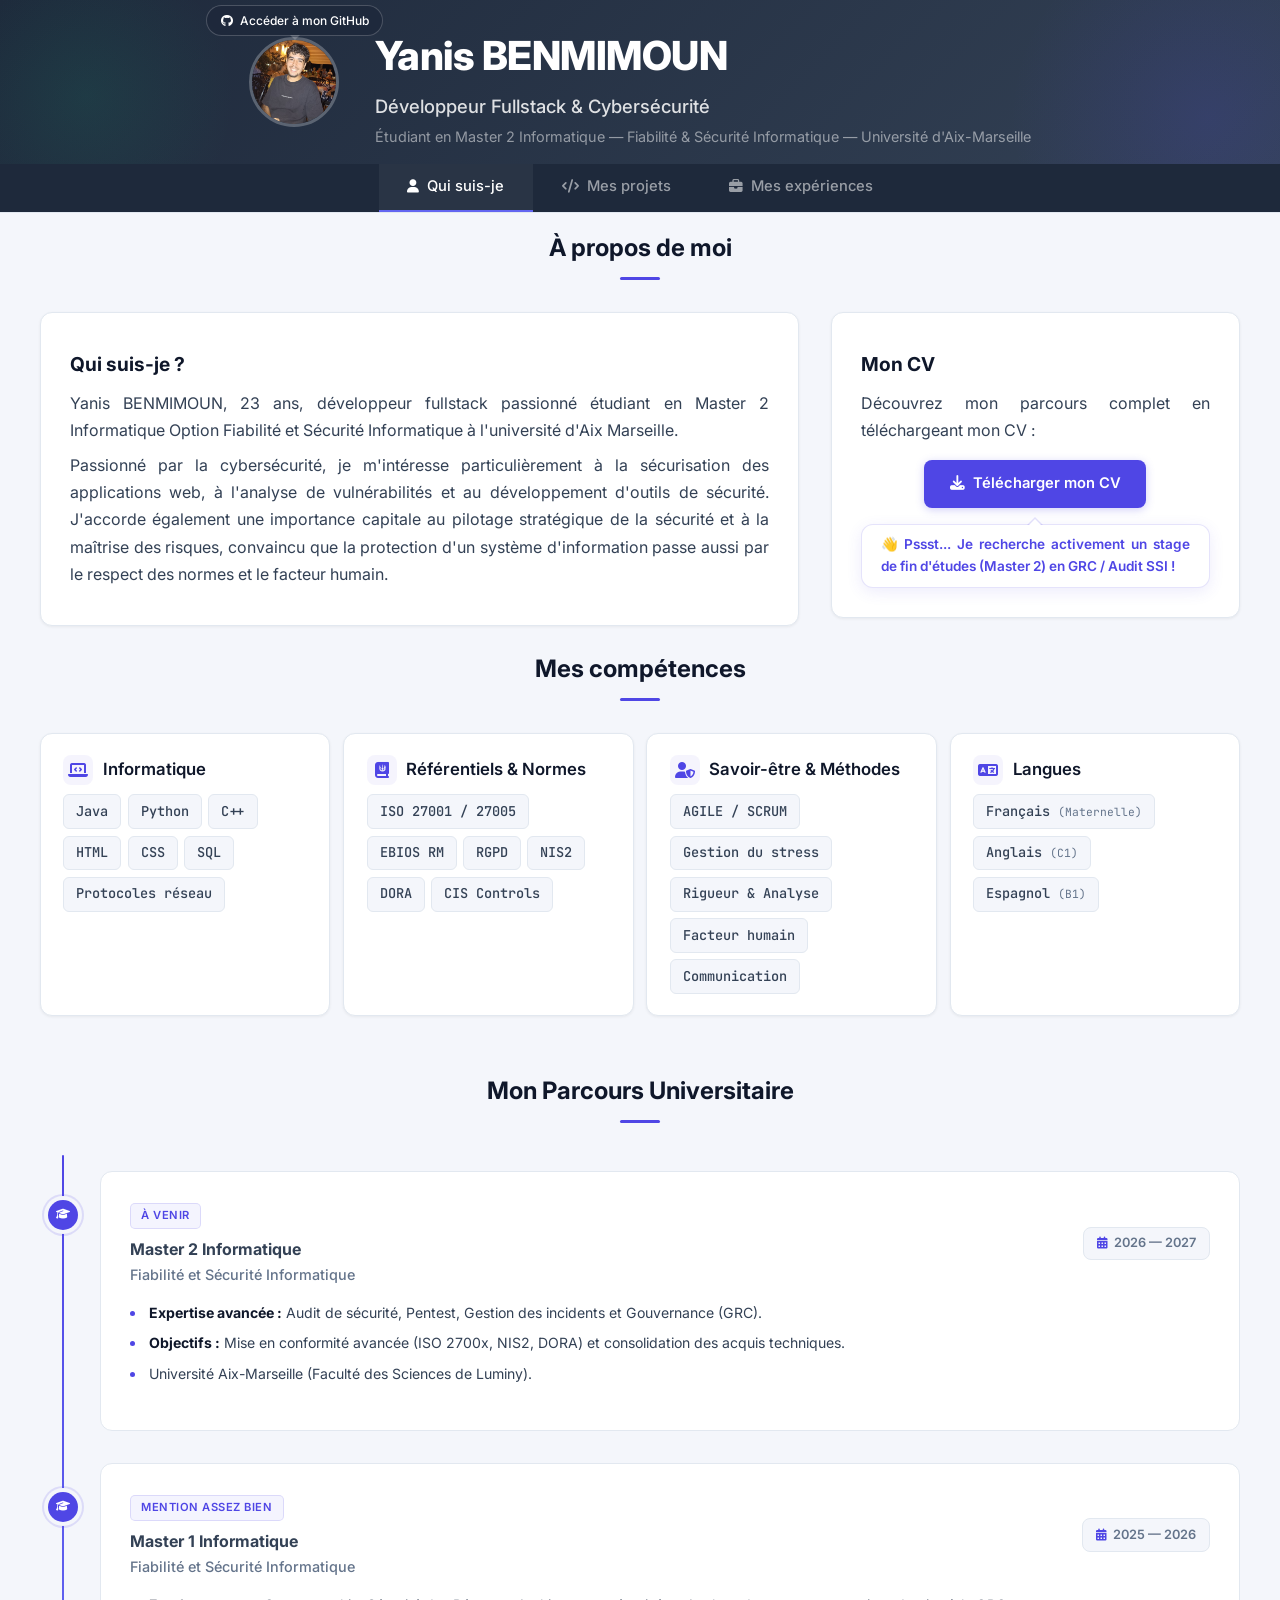
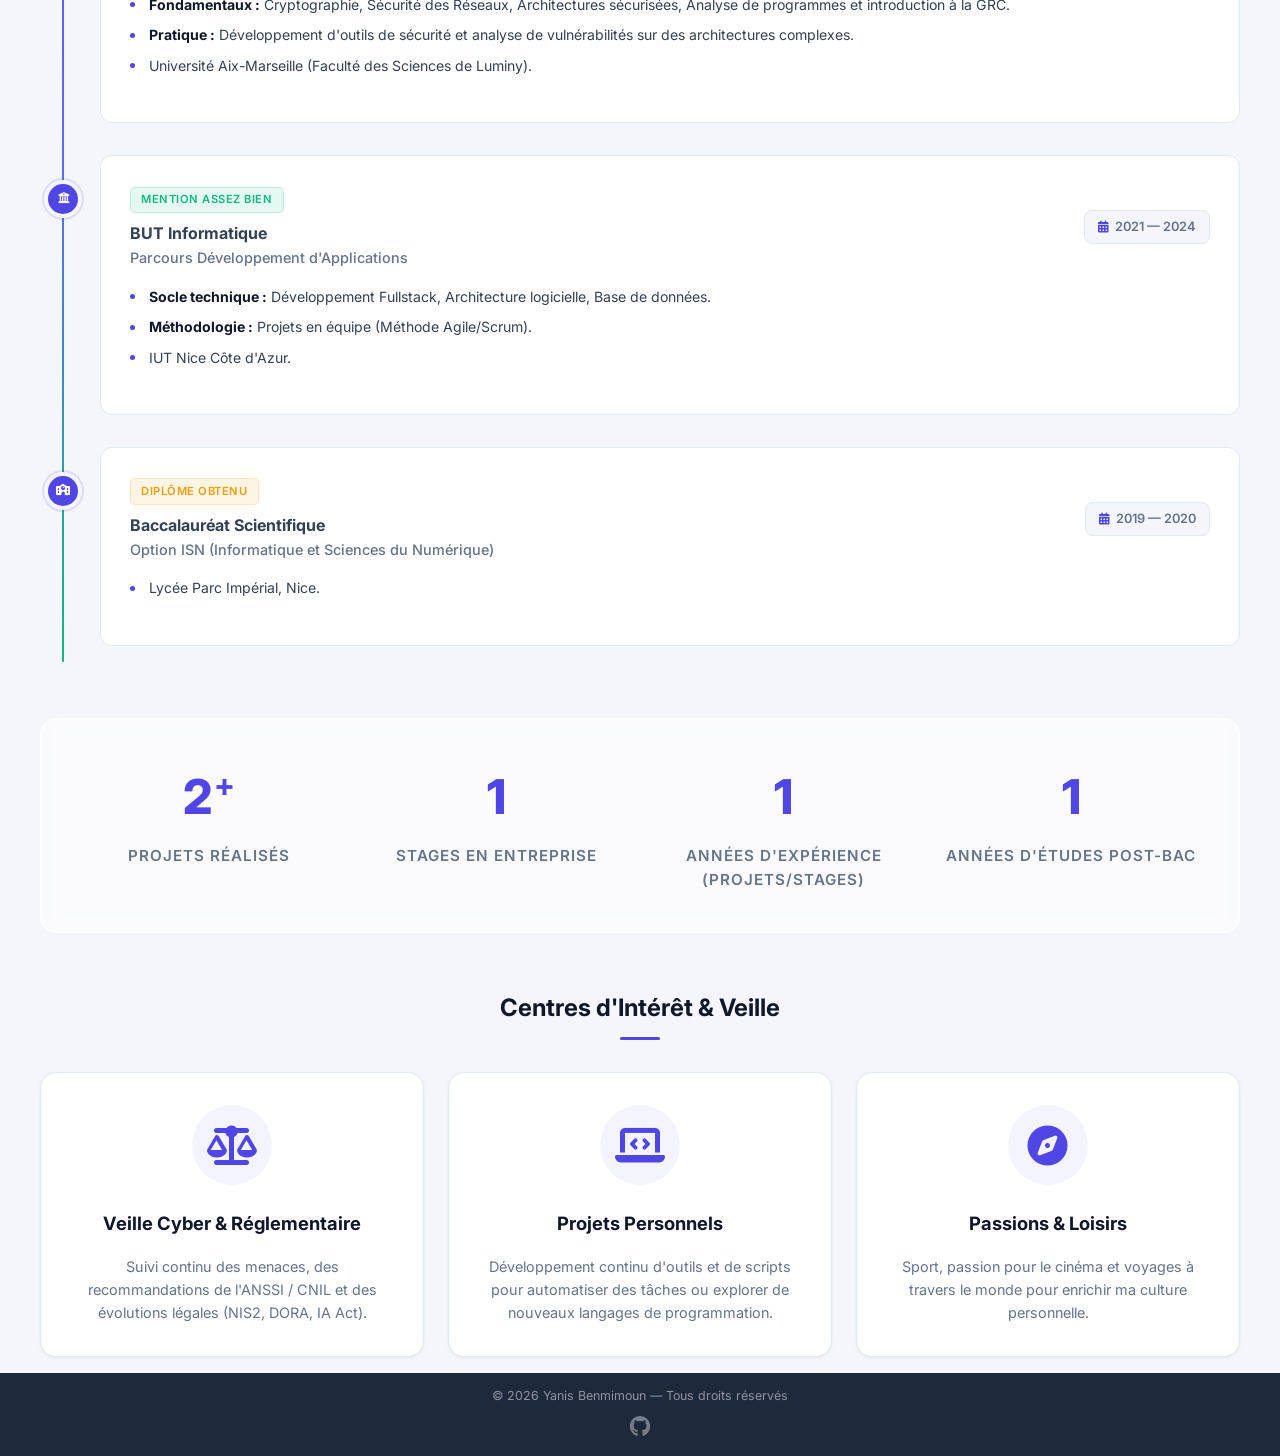
<file: index.html>
<!DOCTYPE html>
<html lang="fr">

<head>
    <meta charset="UTF-8">
    <meta name="viewport" content="width=device-width, initial-scale=1.0">
    <meta http-equiv="X-UA-Compatible" content="ie=edge">
    <meta name="description"
        content="Portfolio de Yanis Benmimoun - Développeur Fullstack & passionné de Cybersécurité. Découvrez mes projets en développement web et sécurité informatique.">
    <meta name="keywords"
        content="Yanis Benmimoun, développeur, fullstack, cybersécurité, portfolio, projets, sécurité informatique">
    <title>Portfolio - Yanis Benmimoun</title>
    <link rel="stylesheet" href="portfolio.css">
    <link rel="stylesheet" href="https://cdnjs.cloudflare.com/ajax/libs/font-awesome/6.5.1/css/all.min.css">
</head>

<body>

    <header>
        <div class="header-content">
            <div class="profile-wrapper">
                <span class="github-tooltip"><i class="fab fa-github"></i> Accéder à mon GitHub</span>
                <a href="https://github.com/TrunksanV1" target="_blank" class="profile-link">
                    <img src="IMG_4642.png" alt="Photo de Yanis Benmimoun">
                </a>
            </div>
            <div class="header-info">
                <h1>Yanis BENMIMOUN</h1>
                <p class="header-subtitle">Développeur Fullstack & Cybersécurité</p>
                <p class="header-tagline">Étudiant en Master 2 Informatique — Fiabilité & Sécurité Informatique —
                    Université d'Aix-Marseille</p>
            </div>
        </div>
    </header>

    <!-- Menu de navigation -->
    <nav id="main-nav">
        <ul>
            <li><a href="#" class="nav-link active" data-section="about-me"><i class="fas fa-user"></i> Qui suis-je</a>
            </li>
            <li><a href="#" class="nav-link" data-section="projects"><i class="fas fa-code"></i> Mes projets</a></li>
            <li><a href="#" class="nav-link" data-section="experiences"><i class="fas fa-briefcase"></i> Mes
                    expériences</a></li>
        </ul>
    </nav>

    <!-- Sections -->
    <section id="about-me" class="content-section">
        <h2>À propos de moi</h2>
        <div class="about-container">
            <div class="about-text">
                <h3>Qui suis-je ?</h3>
                <p>
                    Yanis BENMIMOUN, 23 ans, développeur fullstack passionné étudiant en Master 2
                    Informatique Option Fiabilité et Sécurité Informatique à l'université d'Aix Marseille.
                </p>
                <p>
                    Passionné par la cybersécurité, je m'intéresse particulièrement à la sécurisation des applications
                    web, à l'analyse de vulnérabilités et au développement d'outils de sécurité. J'accorde également une
                    importance capitale au pilotage stratégique de la sécurité et à la maîtrise des risques, convaincu
                    que la protection d'un système d'information passe aussi par le respect des normes et le facteur
                    humain.
                </p>
            </div>
            <div class="about-cv">
                <h3>Mon CV</h3>
                <p>
                    Découvrez mon parcours complet en téléchargeant mon CV :
                </p>
                <a href="CV Yanis Benmimoun.pdf" target="_blank" class="cv-button">
                    <i class="fas fa-download"></i> Télécharger mon CV
                </a>
                <div class="internship-bubble">
                    <span>👋</span> Pssst... Je recherche activement un stage de fin d'études (Master 2) en GRC / Audit
                    SSI !
                </div>
            </div>
        </div>

        <!-- Compétences -->
        <div class="skills-section">
            <h3>Mes compétences</h3>
            <div class="skills-grid">
                <div class="skill-category">
                    <div class="skill-category-header">
                        <i class="fas fa-laptop-code"></i>
                        <h4>Informatique</h4>
                    </div>
                    <div class="skill-tags">
                        <span class="skill-tag">Java</span>
                        <span class="skill-tag">Python</span>
                        <span class="skill-tag">C++</span>
                        <span class="skill-tag">HTML</span>
                        <span class="skill-tag">CSS</span>
                        <span class="skill-tag">SQL</span>
                        <span class="skill-tag">Protocoles réseau</span>
                    </div>
                </div>
                <div class="skill-category">
                    <div class="skill-category-header">
                        <i class="fas fa-book-journal-whills"></i>
                        <h4>Référentiels & Normes</h4>
                    </div>
                    <div class="skill-tags">
                        <span class="skill-tag">ISO 27001 / 27005</span>
                        <span class="skill-tag">EBIOS RM</span>
                        <span class="skill-tag">RGPD</span>
                        <span class="skill-tag">NIS2</span>
                        <span class="skill-tag">DORA</span>
                        <span class="skill-tag">CIS Controls</span>
                    </div>
                </div>
                <div class="skill-category">
                    <div class="skill-category-header">
                        <i class="fas fa-user-shield"></i>
                        <h4>Savoir-être & Méthodes</h4>
                    </div>
                    <div class="skill-tags">
                        <span class="skill-tag">AGILE / SCRUM</span>
                        <span class="skill-tag">Gestion du stress</span>
                        <span class="skill-tag">Rigueur & Analyse</span>
                        <span class="skill-tag">Facteur humain</span>
                        <span class="skill-tag">Communication</span>
                    </div>
                </div>
                <div class="skill-category">
                    <div class="skill-category-header">
                        <i class="fas fa-language"></i>
                        <h4>Langues</h4>
                    </div>
                    <div class="skill-tags">
                        <span class="skill-tag">Français <small>(Maternelle)</small></span>
                        <span class="skill-tag">Anglais <small>(C1)</small></span>
                        <span class="skill-tag">Espagnol <small>(B1)</small></span>
                    </div>
                </div>
            </div>
        </div>

        <!-- Parcours Universitaire -->
        <div class="education-section scroll-animate">
            <h3>Mon Parcours Universitaire</h3>
            <div class="timeline education-timeline">
                <div class="timeline-item">
                    <div class="timeline-dot"><i class="fas fa-graduation-cap"></i></div>
                    <div class="timeline-content education-card">
                        <div class="experience-header">
                            <div class="experience-title">
                                <span class="experience-tag tag-master">À venir</span>
                                <h4>Master 2 Informatique</h4>
                                <p class="experience-role">Fiabilité et Sécurité Informatique</p>
                            </div>
                            <span class="experience-date"><i class="fas fa-calendar-alt"></i> 2026 — 2027</span>
                        </div>
                        <ul class="experience-tasks">
                            <li><strong>Expertise avancée :</strong> Audit de sécurité, Pentest, Gestion des incidents
                                et Gouvernance (GRC).</li>
                            <li><strong>Objectifs :</strong> Mise en conformité avancée (ISO 2700x, NIS2, DORA) et
                                consolidation des acquis techniques.</li>
                            <li>Université Aix-Marseille (Faculté des Sciences de Luminy).</li>
                        </ul>
                    </div>
                </div>

                <div class="timeline-item">
                    <div class="timeline-dot"><i class="fas fa-graduation-cap"></i></div>
                    <div class="timeline-content education-card">
                        <div class="experience-header">
                            <div class="experience-title">
                                <span class="experience-tag tag-master">Mention Assez Bien</span>
                                <h4>Master 1 Informatique</h4>
                                <p class="experience-role">Fiabilité et Sécurité Informatique</p>
                            </div>
                            <span class="experience-date"><i class="fas fa-calendar-alt"></i> 2025 — 2026</span>
                        </div>
                        <ul class="experience-tasks">
                            <li><strong>Fondamentaux :</strong> Cryptographie, Sécurité des Réseaux, Architectures
                                sécurisées, Analyse de programmes et introduction à la GRC.</li>
                            <li><strong>Pratique :</strong> Développement d'outils de sécurité et analyse de
                                vulnérabilités sur des architectures complexes.</li>
                            <li>Université Aix-Marseille (Faculté des Sciences de Luminy).</li>
                        </ul>
                    </div>
                </div>

                <div class="timeline-item">
                    <div class="timeline-dot"><i class="fas fa-university"></i></div>
                    <div class="timeline-content education-card">
                        <div class="experience-header">
                            <div class="experience-title">
                                <span class="experience-tag tag-but">Mention Assez Bien</span>
                                <h4>BUT Informatique</h4>
                                <p class="experience-role">Parcours Développement d'Applications</p>
                            </div>
                            <span class="experience-date"><i class="fas fa-calendar-alt"></i> 2021 — 2024</span>
                        </div>
                        <ul class="experience-tasks">
                            <li><strong>Socle technique :</strong> Développement Fullstack, Architecture logicielle,
                                Base de données.</li>
                            <li><strong>Méthodologie :</strong> Projets en équipe (Méthode Agile/Scrum).</li>
                            <li>IUT Nice Côte d'Azur.</li>
                        </ul>
                    </div>
                </div>

                <div class="timeline-item">
                    <div class="timeline-dot"><i class="fas fa-school"></i></div>
                    <div class="timeline-content education-card">
                        <div class="experience-header">
                            <div class="experience-title">
                                <span class="experience-tag tag-bac">Diplôme obtenu</span>
                                <h4>Baccalauréat Scientifique</h4>
                                <p class="experience-role">Option ISN (Informatique et Sciences du Numérique)</p>
                            </div>
                            <span class="experience-date"><i class="fas fa-calendar-alt"></i> 2019 — 2020</span>
                        </div>
                        <ul class="experience-tasks">
                            <li>Lycée Parc Impérial, Nice.</li>
                        </ul>
                    </div>
                </div>
            </div>
        </div>

        <!-- En quelques chiffres (Statistiques) -->
        <div class="stats-banner scroll-animate">
            <div class="stat-item">
                <span class="stat-number" data-target="10">0</span><span class="stat-plus">+</span>
                <span class="stat-label">Projets Réalisés</span>
            </div>
            <div class="stat-item">
                <span class="stat-number" data-target="2">0</span>
                <span class="stat-label">Stages en Entreprise</span>
            </div>
            <div class="stat-item">
                <span class="stat-number" data-target="3">0</span>
                <span class="stat-label">Années d'Expérience (Projets/Stages)</span>
            </div>
            <div class="stat-item">
                <span class="stat-number" data-target="4">0</span>
                <span class="stat-label">Années d'Études Post-Bac</span>
            </div>
        </div>

        <!-- Centres d'intérêt & Veille -->
        <div class="interests-section scroll-animate">
            <h3>Centres d'Intérêt & Veille</h3>
            <div class="interests-grid">
                <div class="interest-card">
                    <div class="interest-icon"><i class="fas fa-balance-scale"></i></div>
                    <h4>Veille Cyber & Réglementaire</h4>
                    <p>Suivi continu des menaces, des recommandations de l'ANSSI / CNIL et des évolutions légales (NIS2,
                        DORA, IA Act).</p>
                </div>
                <div class="interest-card">
                    <div class="interest-icon"><i class="fas fa-laptop-code"></i></div>
                    <h4>Projets Personnels</h4>
                    <p>Développement continu d'outils et de scripts pour automatiser des tâches ou explorer de nouveaux
                        langages de programmation.</p>
                </div>
                <div class="interest-card">
                    <div class="interest-icon"><i class="fas fa-compass"></i></div>
                    <h4>Passions & Loisirs</h4>
                    <p>Sport, passion pour le cinéma et voyages à travers le monde pour enrichir ma culture
                        personnelle.</p>
                </div>
            </div>
        </div>
    </section>

    <section id="projects" class="content-section hidden">
        <h2>Mes Projets</h2>

        <!-- Dernier projet en date -->
        <div class="featured-project">
            <span class="featured-label"><i class="fas fa-star"></i> Dernier projet en date</span>
            <div class="project-card featured-card" data-link="projects/projet-ssi/index.html?from=projects">
                <span class="project-tag tag-cyber">Cybersécurité & GRC</span>
                <h3><i class="fas fa-shield-halved"></i> Outil d'Évaluation de la Maturité SSI</h3>
                <p>Outil d'auto-évaluation et d'analyse d'écarts (Gap Analysis) en Gouvernance, Gestion des Risques et
                    Conformité (GRC). S'appuie sur les référentiels majeurs (ANSSI, DORA, NIS2, CIS Controls) pour
                    l'audit et le pilotage de la sécurité (SMSI).</p>
                <div class="project-tech">
                    <span class="tech-badge">GRC</span>
                    <span class="tech-badge">ISO 27001</span>
                    <span class="tech-badge">Maturité SSI</span>
                    <span class="tech-badge">ANSSI</span>
                    <span class="tech-badge">DORA</span>
                    <span class="tech-badge">NIS2</span>
                    <span class="tech-badge">CIS Controls</span>
                </div>
                <span class="project-link-indicator">Voir le projet <i class="fas fa-arrow-right"></i></span>
            </div>
        </div>

        <!-- Autres projets -->
        <div class="other-projects-label">
            <span class="featured-label"><i class="fas fa-folder-open"></i> Mes autres projets</span>
        </div>
        <div class="project-grid">
            <div class="project-card" data-download="srd-G20-poster.pdf">
                <span class="project-tag tag-academic">Académique</span>
                <h3><i class="fas fa-file-pdf"></i> Poster Recherche & Développement</h3>
                <p>Poster de recherche sur le thème « Diffusion de l'information sur les réseaux sociaux : quels biais ?
                    » réalisé lors de ma première année de Master Informatique.</p>
                <div class="project-tech">
                    <span class="tech-badge">Recherche</span>
                    <span class="tech-badge">Réseaux Sociaux</span>
                    <span class="tech-badge">Biais Informationnels</span>
                </div>
                <span class="project-link-indicator">Télécharger le poster <i class="fas fa-download"></i></span>
            </div>

            <div class="project-card" data-link="https://github.com/TrunksanV1/Othello-Game">
                <span class="project-tag tag-academic">Académique</span>
                <h3><i class="fas fa-chess-board"></i> Application Othello</h3>
                <p>Application de jeu Othello développée en Java avec JavaFX. Supporte les modes Joueur vs Joueur et
                    Joueur vs IA avec trois niveaux de difficulté.</p>
                <div class="project-tech">
                    <span class="tech-badge">Java</span>
                    <span class="tech-badge">JavaFX</span>
                </div>
                <span class="project-link-indicator">Voir sur GitHub <i class="fab fa-github"></i></span>
            </div>

            <div class="project-card" data-link="https://github.com/Natfike/Quiz">
                <span class="project-tag tag-academic">Académique</span>
                <h3><i class="fas fa-question-circle"></i> Application Quiz</h3>
                <p>Projet collaboratif de développement d'une application web de Quiz (architecture Laravel), réalisé
                    lors de ma dernière année de BUT Informatique.</p>
                <div class="project-tech">
                    <span class="tech-badge">PHP (Laravel)</span>
                    <span class="tech-badge">JavaScript</span>
                    <span class="tech-badge">Docker</span>
                </div>
                <span class="project-link-indicator">Voir sur GitHub <i class="fab fa-github"></i></span>
            </div>

            <div class="project-card" data-link="projects/password-generator/index.html?from=projects">
                <span class="project-tag tag-cyber">Cybersécurité</span>
                <h3><i class="fas fa-key"></i> Générateur de Mots de Passe</h3>
                <p>Outil de génération de mots de passe sécurisés avec indicateur de force, options personnalisables et
                    copie en un clic.</p>
                <div class="project-tech">
                    <span class="tech-badge">HTML</span>
                    <span class="tech-badge">CSS</span>
                    <span class="tech-badge">JavaScript</span>
                </div>
                <span class="project-link-indicator">Voir le projet <i class="fas fa-arrow-right"></i></span>
            </div>

            <div class="project-card" data-link="projects/caesar-cipher/index.html?from=projects">
                <span class="project-tag tag-crypto">Cryptographie</span>
                <h3><i class="fas fa-lock"></i> Chiffrement César</h3>
                <p>Outil de chiffrement et déchiffrement utilisant le chiffre de César avec table de correspondance
                    visuelle en temps réel.</p>
                <div class="project-tech">
                    <span class="tech-badge">HTML</span>
                    <span class="tech-badge">CSS</span>
                    <span class="tech-badge">JavaScript</span>
                </div>
                <span class="project-link-indicator">Voir le projet <i class="fas fa-arrow-right"></i></span>
            </div>

            <div class="project-card" data-link="projects/hash-generator/index.html?from=projects">
                <span class="project-tag tag-security">Sécurité</span>
                <h3><i class="fas fa-fingerprint"></i> Hash Generator</h3>
                <p>Générateur d'empreintes cryptographiques supportant SHA-256, SHA-512, SHA-1 et MD5 avec copie
                    instantanée.</p>
                <div class="project-tech">
                    <span class="tech-badge">JavaScript</span>
                    <span class="tech-badge">Web Crypto API</span>
                </div>
                <span class="project-link-indicator">Voir le projet <i class="fas fa-arrow-right"></i></span>
            </div>

            <div class="project-card" data-link="https://trunksanv1.github.io/MonSalon/">
                <span class="project-tag tag-web">Web</span>
                <h3><i class="fas fa-store"></i> Mon Salon</h3>
                <p>Site vitrine d'un salon de coiffure fictif. Design responsive et moderne avec animations CSS et
                    expérience utilisateur soignée.</p>
                <div class="project-tech">
                    <span class="tech-badge">HTML</span>
                    <span class="tech-badge">CSS</span>
                    <span class="tech-badge">JavaScript</span>
                </div>
                <span class="project-link-indicator">Voir le projet <i class="fas fa-arrow-right"></i></span>
            </div>

        </div>
    </section>

    <section id="experiences" class="content-section hidden">
        <h2>Mes Expériences</h2>

        <div class="experiences-container">
            <!-- Timeline -->
            <div class="timeline">

                <!-- Experience 1 : TER -->
                <div class="timeline-item">
                    <div class="timeline-dot"><i class="fas fa-shield-halved"></i></div>
                    <div class="timeline-content experience-card experience-card-link"
                        data-link="projects/projet-ssi/index.html?from=experiences">
                        <div class="experience-header">
                            <div class="experience-title">
                                <span class="experience-tag tag-academic">Académique</span>
                                <h3><i class="fas fa-shield-halved"></i> Travail d'Étude et de Recherche (TER)</h3>
                                <p class="experience-role">Outil d'Évaluation de la Maturité SSI</p>
                            </div>
                            <span class="experience-date"><i class="fas fa-calendar-alt"></i> Avril 2026 - Juillet
                                2026</span>
                        </div>
                        <ul class="experience-tasks">
                            <li>Conception d'un <strong>outil d'analyse d'écarts (Gap Analysis)</strong> et
                                d'auto-évaluation de la maturité en Sécurité des Systèmes d'Information.</li>
                            <li>Pilotage de la <strong>Gouvernance, Risques et Conformité (GRC)</strong> : intégration
                                des processus du SMSI et de la PSSI.</li>
                            <li>Analyse et synthèse des référentiels de sécurité : <strong>ISO 27001 / 27002</strong>,
                                <strong>ANSSI</strong>, <strong>DORA</strong>, <strong>NIS2</strong>, <strong>CIS
                                    Controls</strong>.
                            </li>
                            <li>Développement de l'outil avec tableaux de bord et génération automatique d'un
                                <strong>Plan de Traitement des Risques (PTR)</strong> et d'actions correctives via des
                                mesures et des niveaux de maturité.
                            </li>
                            <li>Rédaction du rapport de recherche sur l'état de l'art en gestion des risques cyber
                                (EBIOS RM, ISO 27005) et du guide d'utilisation.</li>
                        </ul>
                        <div class="experience-tech">
                            <span class="tech-badge">GRC</span>
                            <span class="tech-badge">ISO 27001 / 27005</span>
                            <span class="tech-badge">Maturité SSI</span>
                            <span class="tech-badge">Audit & Conformité</span>
                            <span class="tech-badge">NIS2 & DORA</span>
                        </div>
                        <span class="project-link-indicator">Voir le projet <i class="fas fa-arrow-right"></i></span>
                        <div class="experience-bubble">
                            <span>👆</span> Clique sur cette carte pour découvrir l'outil !
                        </div>
                    </div>
                </div>

                <!-- Experience 2 : Monaco Black Cars -->
                <div class="timeline-item">
                    <div class="timeline-dot"><i class="fas fa-mobile-screen-button"></i></div>
                    <div class="timeline-content experience-card">
                        <div class="experience-header">
                            <div class="experience-title">
                                <span class="experience-tag tag-stage">Stage</span>
                                <h3><i class="fas fa-car"></i> Monaco Black Cars</h3>
                                <p class="experience-role">Stagiaire en développement d'application mobile</p>
                            </div>
                            <span class="experience-date"><i class="fas fa-calendar-alt"></i> Avril 2024 — Juillet
                                2024</span>
                        </div>
                        <ul class="experience-tasks">
                            <li>Conception et développement de l'application à l'aide de <strong>Flutterflow</strong> et
                                <strong>Dart</strong>, en suivant les bonnes pratiques de développement mobile
                                (architecture, performances, UX/UI).
                            </li>
                            <li>Analyse des besoins clients, étude de faisabilité et rédaction d'un <strong>cahier des
                                    charges</strong> détaillé.</li>
                            <li>Développement des fonctionnalités clés : réservation, gestion des chauffeurs, suivi en
                                temps réel, paiements.</li>
                            <li>Mise en place d'un système d'<strong>authentification sécurisée</strong> et de gestion
                                des données utilisateurs.</li>
                            <li>Rédaction de la documentation technique et fonctionnelle.</li>
                        </ul>
                        <div class="experience-tech">
                            <span class="tech-badge">Flutterflow</span>
                            <span class="tech-badge">Dart</span>
                            <span class="tech-badge">Firebase</span>
                            <span class="tech-badge">UX/UI</span>
                        </div>
                    </div>
                </div>

                <!-- Experience 3 : KNAP -->
                <div class="timeline-item">
                    <div class="timeline-dot"><i class="fas fa-brain"></i></div>
                    <div class="timeline-content experience-card">
                        <div class="experience-header">
                            <div class="experience-title">
                                <span class="experience-tag tag-stage">Stage</span>
                                <h3><i class="fas fa-robot"></i> KNAP</h3>
                                <p class="experience-role">Stagiaire en développement orienté Machine Learning</p>
                            </div>
                            <span class="experience-date"><i class="fas fa-calendar-alt"></i> Avril 2023 — Juin
                                2023</span>
                        </div>
                        <ul class="experience-tasks">
                            <li>Développement d'un modèle de <strong>Machine Learning</strong> destiné à prévenir la
                                fraude client, exploitant les données de caméras et détecteurs de mouvements dans les
                                caddies.</li>
                            <li>Conception et intégration de l'interface utilisateur avec <strong>React</strong> pour la
                                visualisation et l'analyse des alertes.</li>
                            <li>Participation active aux réunions quotidiennes et points de sprint (<strong>méthodologie
                                    Agile</strong>).</li>
                            <li>Assistance des développeurs et data scientists dans leurs tâches quotidiennes.</li>
                            <li>Documentation technique et présentation des résultats en réunions de fin de sprint.</li>
                        </ul>
                        <div class="experience-tech">
                            <span class="tech-badge">Python</span>
                            <span class="tech-badge">Machine Learning</span>
                            <span class="tech-badge">React</span>
                            <span class="tech-badge">Agile/Scrum</span>
                        </div>
                    </div>
                </div>
            </div>
        </div>
    </section>

    <footer>
        <p>&copy; 2026 Yanis Benmimoun — Tous droits réservés</p>
        <div class="footer-links">
            <a href="https://github.com/TrunksanV1" target="_blank"><i class="fab fa-github"></i></a>
        </div>
    </footer>

    <script src="portfolio.js"></script>
</body>

</html>
</file>
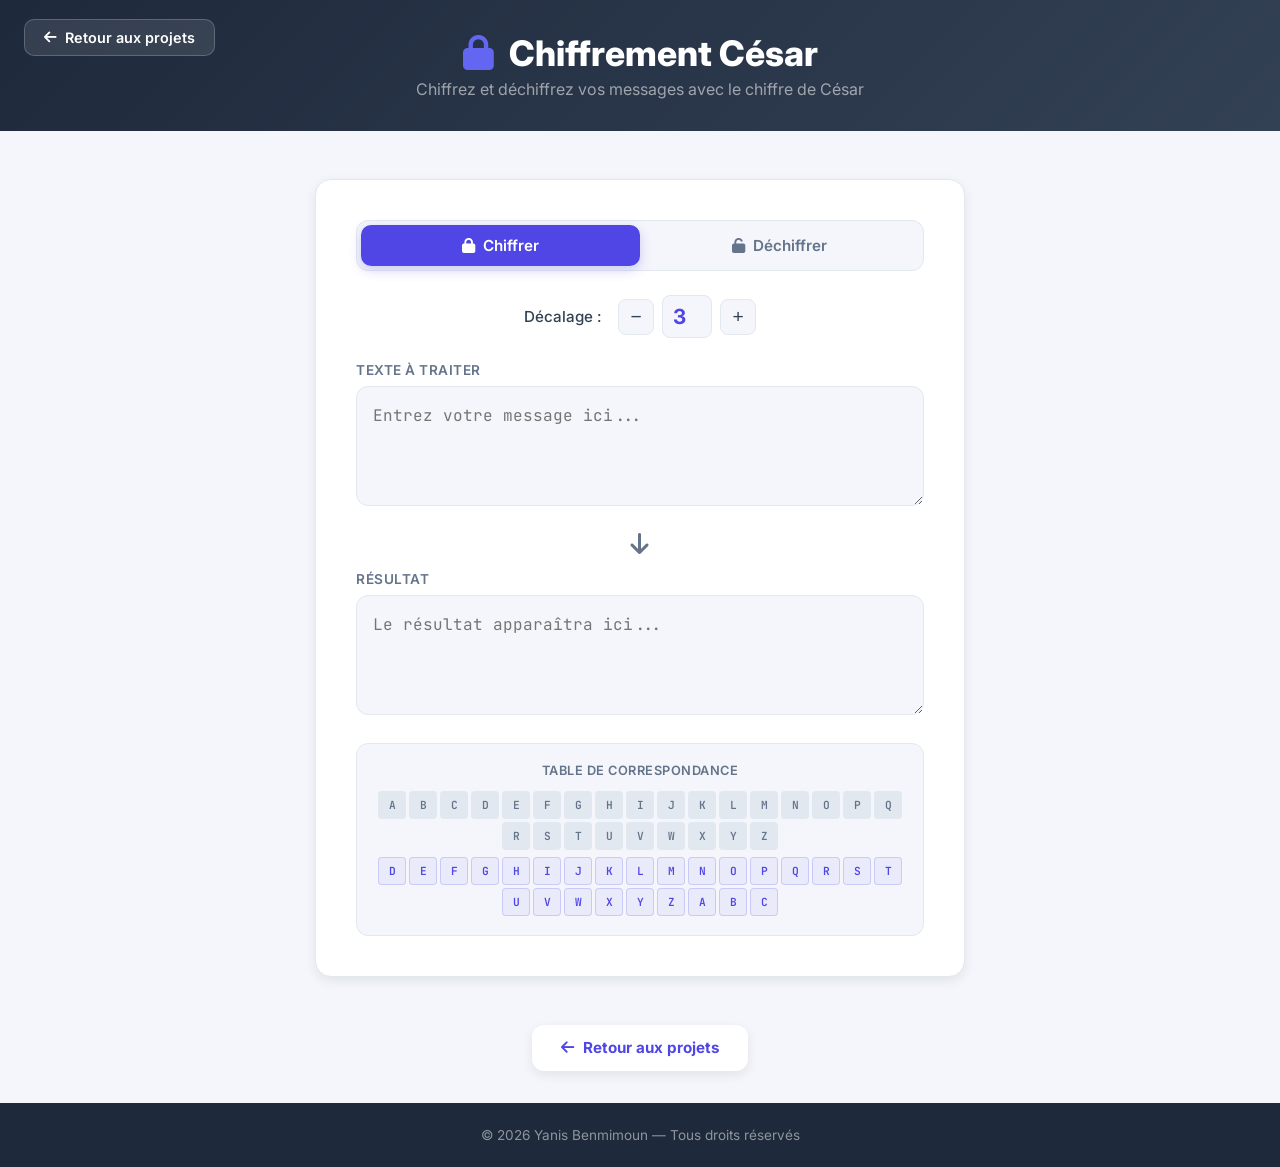
<file: projects/caesar-cipher/index.html>
<!DOCTYPE html>
<html lang="fr">
<head>
    <meta charset="UTF-8">
    <meta name="viewport" content="width=device-width, initial-scale=1.0">
    <title>Chiffrement César - Yanis Benmimoun</title>
    <link rel="stylesheet" href="https://cdnjs.cloudflare.com/ajax/libs/font-awesome/6.5.1/css/all.min.css">
    <link href="https://fonts.googleapis.com/css2?family=Inter:wght@300;400;500;600;700;800&family=JetBrains+Mono:wght@400;500;600&display=swap" rel="stylesheet">
    <style>
        :root {
            --bg: #f4f6fb;
            --bg-white: #ffffff;
            --bg-header: #1e293b;
            --accent: #4f46e5;
            --accent-light: #6366f1;
            --accent-bg: rgba(79, 70, 229, 0.06);
            --green: #10b981;
            --text: #334155;
            --text-light: #64748b;
            --text-heading: #0f172a;
            --border: #e2e8f0;
            --shadow: 0 4px 12px rgba(0,0,0,0.08);
            --font-code: 'JetBrains Mono', monospace;
        }

        * { margin: 0; padding: 0; box-sizing: border-box; }

        body {
            font-family: 'Inter', sans-serif;
            background-color: var(--bg);
            color: var(--text);
            min-height: 100vh;
            display: flex;
            flex-direction: column;
        }

        header {
            background: linear-gradient(135deg, #1e293b 0%, #334155 100%);
            padding: 2rem;
            text-align: center;
            position: relative;
        }
        .back-link {
            display: inline-flex;
            align-items: center;
            gap: 0.5rem;
            color: #fff;
            text-decoration: none;
            font-size: 0.9rem;
            font-weight: 600;
            padding: 0.55rem 1.2rem;
            background: rgba(255, 255, 255, 0.1);
            border: 1px solid rgba(255, 255, 255, 0.2);
            border-radius: 10px;
            transition: all 0.3s ease;
            position: absolute;
            top: 1.2rem;
            left: 1.5rem;
            z-index: 10;
        }

        .back-link:hover {
            background: rgba(255, 255, 255, 0.2);
            border-color: rgba(255, 255, 255, 0.4);
            transform: translateX(-3px);
            box-shadow: 0 2px 12px rgba(0, 0, 0, 0.15);
        }

        .back-link i {
            transition: transform 0.3s;
        }

        .back-link:hover i {
            transform: translateX(-3px);
        }

        /* Bottom back link */
        .back-link-bottom {
            display: flex;
            align-items: center;
            justify-content: center;
            gap: 0.6rem;
            max-width: 400px;
            margin: 0 auto 2rem;
            padding: 0.85rem 1.8rem;
            background: var(--bg-white);
            color: var(--accent);
            text-decoration: none;
            font-size: 0.95rem;
            font-weight: 700;
            border: 1.5px solid var(--accent-border);
            border-radius: 12px;
            box-shadow: var(--shadow);
            transition: all 0.3s ease;
        }

        .back-link-bottom:hover {
            background: var(--accent);
            color: #fff;
            border-color: var(--accent);
            transform: translateY(-3px);
            box-shadow: 0 6px 20px rgba(79, 70, 229, 0.25);
        }

        .back-link-bottom i {
            transition: transform 0.3s;
        }

        .back-link-bottom:hover i {
            transform: translateX(-4px);
        }
        header h1 {
            font-size: 2.2rem;
            font-weight: 800;
            color: #fff;
            margin-bottom: 0.3rem;
        }
        header h1 i { color: var(--accent-light); margin-right: 0.5rem; }
        header p { color: rgba(255,255,255,0.55); font-size: 1rem; }

        main {
            flex-grow: 1;
            display: flex;
            justify-content: center;
            align-items: flex-start;
            padding: 3rem 1.5rem;
        }

        .app-container {
            background: var(--bg-white);
            border: 1px solid var(--border);
            border-radius: 16px;
            padding: 2.5rem;
            width: 100%;
            max-width: 650px;
            box-shadow: var(--shadow);
        }

        /* Mode toggle */
        .mode-toggle {
            display: flex;
            background: var(--bg);
            border-radius: 12px;
            padding: 4px;
            margin-bottom: 1.5rem;
            border: 1px solid var(--border);
        }
        .mode-btn {
            flex: 1;
            padding: 0.7rem;
            background: none;
            border: none;
            color: var(--text-light);
            font-size: 0.95rem;
            font-weight: 600;
            cursor: pointer;
            border-radius: 10px;
            transition: all 0.3s;
            font-family: 'Inter', sans-serif;
            display: flex;
            align-items: center;
            justify-content: center;
            gap: 0.5rem;
        }
        .mode-btn.active {
            background: var(--accent);
            color: #fff;
            box-shadow: 0 4px 12px rgba(79,70,229,0.25);
        }

        /* Shift control */
        .shift-control {
            display: flex;
            align-items: center;
            justify-content: center;
            gap: 1rem;
            margin-bottom: 1.5rem;
        }
        .shift-control label {
            font-size: 0.95rem;
            color: var(--text);
            font-weight: 500;
        }
        .shift-input {
            display: flex;
            align-items: center;
            gap: 0.5rem;
        }
        .shift-btn {
            width: 36px; height: 36px;
            border-radius: 8px;
            border: 1px solid var(--border);
            background: var(--bg);
            color: var(--text);
            font-size: 1.2rem;
            cursor: pointer;
            transition: all 0.3s;
            display: flex;
            align-items: center;
            justify-content: center;
        }
        .shift-btn:hover {
            border-color: var(--accent);
            color: var(--accent);
            background: var(--accent-bg);
        }
        .shift-value {
            width: 50px;
            text-align: center;
            background: var(--bg);
            border: 1px solid var(--border);
            border-radius: 8px;
            padding: 0.5rem;
            color: var(--accent);
            font-size: 1.3rem;
            font-weight: 700;
            font-family: 'Inter', sans-serif;
            outline: none;
        }

        /* Text areas */
        .text-area-wrapper { margin-bottom: 1.2rem; }
        .text-area-wrapper label {
            display: block;
            font-size: 0.85rem;
            color: var(--text-light);
            margin-bottom: 0.5rem;
            font-weight: 600;
            text-transform: uppercase;
            letter-spacing: 0.5px;
        }
        textarea {
            width: 100%;
            min-height: 120px;
            background: var(--bg);
            border: 1px solid var(--border);
            border-radius: 12px;
            padding: 1rem;
            color: var(--text);
            font-family: var(--font-code);
            font-size: 1rem;
            line-height: 1.6;
            resize: vertical;
            outline: none;
            transition: border-color 0.3s;
        }
        textarea:focus { border-color: var(--accent); }
        textarea#output {
            color: var(--accent);
            cursor: default;
        }

        .arrow-divider {
            text-align: center;
            margin: 0.8rem 0;
            color: var(--text-light);
            font-size: 1.5rem;
        }

        /* Visual alphabet */
        .alphabet-visual {
            margin-top: 1.5rem;
            padding: 1.2rem;
            background: var(--bg);
            border: 1px solid var(--border);
            border-radius: 12px;
        }
        .alphabet-visual h3 {
            font-size: 0.8rem;
            color: var(--text-light);
            text-transform: uppercase;
            letter-spacing: 0.5px;
            margin-bottom: 0.8rem;
            text-align: center;
            font-weight: 600;
        }
        .alphabet-row {
            display: flex;
            flex-wrap: wrap;
            justify-content: center;
            gap: 3px;
            margin-bottom: 0.4rem;
        }
        .alphabet-row:last-child { margin-bottom: 0; }
        .letter-box {
            width: 28px; height: 28px;
            display: flex;
            align-items: center;
            justify-content: center;
            font-size: 0.7rem;
            font-weight: 600;
            border-radius: 4px;
            font-family: var(--font-code);
        }
        .letter-box.original {
            background: var(--border);
            color: var(--text-light);
        }
        .letter-box.shifted {
            background: var(--accent-bg);
            color: var(--accent);
            border: 1px solid rgba(79,70,229,0.2);
        }

        footer {
            background: var(--bg-header);
            color: rgba(255,255,255,0.5);
            text-align: center;
            padding: 1.5rem;
            font-size: 0.85rem;
        }

        @media (max-width: 600px) {
            .back-link {
                position: relative;
                top: 0;
                left: 0;
                margin-bottom: 1.5rem;
            }
            .app-container { padding: 1.5rem; }
            header h1 { font-size: 1.6rem; }
            .letter-box { width: 22px; height: 22px; font-size: 0.6rem; }
        }
    </style>
</head>
<body>

    <header>
        <a href="../../index.html#projects" class="back-link" id="back-link-top"><i class="fas fa-arrow-left"></i> Retour aux projets</a>
        <h1><i class="fas fa-lock"></i> Chiffrement César</h1>
        <p>Chiffrez et déchiffrez vos messages avec le chiffre de César</p>
    </header>

    <main>
        <div class="app-container">
            <div class="mode-toggle">
                <button class="mode-btn active" data-mode="encrypt">
                    <i class="fas fa-lock"></i> Chiffrer
                </button>
                <button class="mode-btn" data-mode="decrypt">
                    <i class="fas fa-unlock"></i> Déchiffrer
                </button>
            </div>

            <div class="shift-control">
                <label>Décalage :</label>
                <div class="shift-input">
                    <button class="shift-btn" id="shift-down">−</button>
                    <input type="number" class="shift-value" id="shift-value" value="3" min="0" max="25">
                    <button class="shift-btn" id="shift-up">+</button>
                </div>
            </div>

            <div class="text-area-wrapper">
                <label for="input">Texte à traiter</label>
                <textarea id="input" placeholder="Entrez votre message ici..."></textarea>
            </div>

            <div class="arrow-divider"><i class="fas fa-arrow-down"></i></div>

            <div class="text-area-wrapper">
                <label for="output">Résultat</label>
                <textarea id="output" readonly placeholder="Le résultat apparaîtra ici..."></textarea>
            </div>

            <div class="alphabet-visual">
                <h3>Table de correspondance</h3>
                <div class="alphabet-row" id="original-row"></div>
                <div class="alphabet-row" id="shifted-row"></div>
            </div>
        </div>
    </main>

    <!-- Bottom back link -->
    <a href="../../index.html#projects" class="back-link-bottom" id="back-link-bottom">
        <i class="fas fa-arrow-left"></i> Retour aux projets
    </a>

    <footer>
        <p>&copy; 2026 Yanis Benmimoun — Tous droits réservés</p>
    </footer>

    <script>
        const inputEl = document.getElementById('input');
        const outputEl = document.getElementById('output');
        const shiftValue = document.getElementById('shift-value');
        const shiftUp = document.getElementById('shift-up');
        const shiftDown = document.getElementById('shift-down');
        const modeBtns = document.querySelectorAll('.mode-btn');
        const originalRow = document.getElementById('original-row');
        const shiftedRow = document.getElementById('shifted-row');

        let mode = 'encrypt';

        function caesarShift(text, shift, encrypt) {
            const s = encrypt ? shift : (26 - shift) % 26;
            return text.split('').map(char => {
                if (char >= 'A' && char <= 'Z') {
                    return String.fromCharCode(((char.charCodeAt(0) - 65 + s) % 26) + 65);
                }
                if (char >= 'a' && char <= 'z') {
                    return String.fromCharCode(((char.charCodeAt(0) - 97 + s) % 26) + 97);
                }
                return char;
            }).join('');
        }

        function process() {
            const shift = parseInt(shiftValue.value) || 0;
            const text = inputEl.value;
            outputEl.value = caesarShift(text, shift, mode === 'encrypt');
        }

        function updateAlphabet() {
            const shift = parseInt(shiftValue.value) || 0;
            const alphabet = 'ABCDEFGHIJKLMNOPQRSTUVWXYZ';
            originalRow.innerHTML = '';
            shiftedRow.innerHTML = '';
            for (let i = 0; i < 26; i++) {
                const origBox = document.createElement('div');
                origBox.className = 'letter-box original';
                origBox.textContent = alphabet[i];
                originalRow.appendChild(origBox);
                const shiftBox = document.createElement('div');
                shiftBox.className = 'letter-box shifted';
                shiftBox.textContent = alphabet[(i + shift) % 26];
                shiftedRow.appendChild(shiftBox);
            }
        }

        inputEl.addEventListener('input', process);
        shiftValue.addEventListener('input', () => { process(); updateAlphabet(); });
        shiftUp.addEventListener('click', () => {
            let v = parseInt(shiftValue.value) || 0;
            if (v < 25) { shiftValue.value = v + 1; process(); updateAlphabet(); }
        });
        shiftDown.addEventListener('click', () => {
            let v = parseInt(shiftValue.value) || 0;
            if (v > 0) { shiftValue.value = v - 1; process(); updateAlphabet(); }
        });
        modeBtns.forEach(btn => {
            btn.addEventListener('click', () => {
                modeBtns.forEach(b => b.classList.remove('active'));
                btn.classList.add('active');
                mode = btn.dataset.mode;
                process();
            });
        });
        updateAlphabet();

        // Detect where the user came from and update back links
        (function() {
            const params = new URLSearchParams(window.location.search);
            const from = params.get('from');
            const topLink = document.getElementById('back-link-top');
            const bottomLink = document.getElementById('back-link-bottom');

            if (from === 'experiences') {
                const href = '../../index.html#experiences';
                const text = 'Retour aux expériences';
                topLink.href = href;
                topLink.innerHTML = '<i class="fas fa-arrow-left"></i> ' + text;
                bottomLink.href = href;
                bottomLink.innerHTML = '<i class="fas fa-arrow-left"></i> ' + text;
            } else {
                const href = '../../index.html#projects';
                const text = 'Retour aux projets';
                topLink.href = href;
                topLink.innerHTML = '<i class="fas fa-arrow-left"></i> ' + text;
                bottomLink.href = href;
                bottomLink.innerHTML = '<i class="fas fa-arrow-left"></i> ' + text;
            }
        })();
    </script>

</body>
</html>
</file>
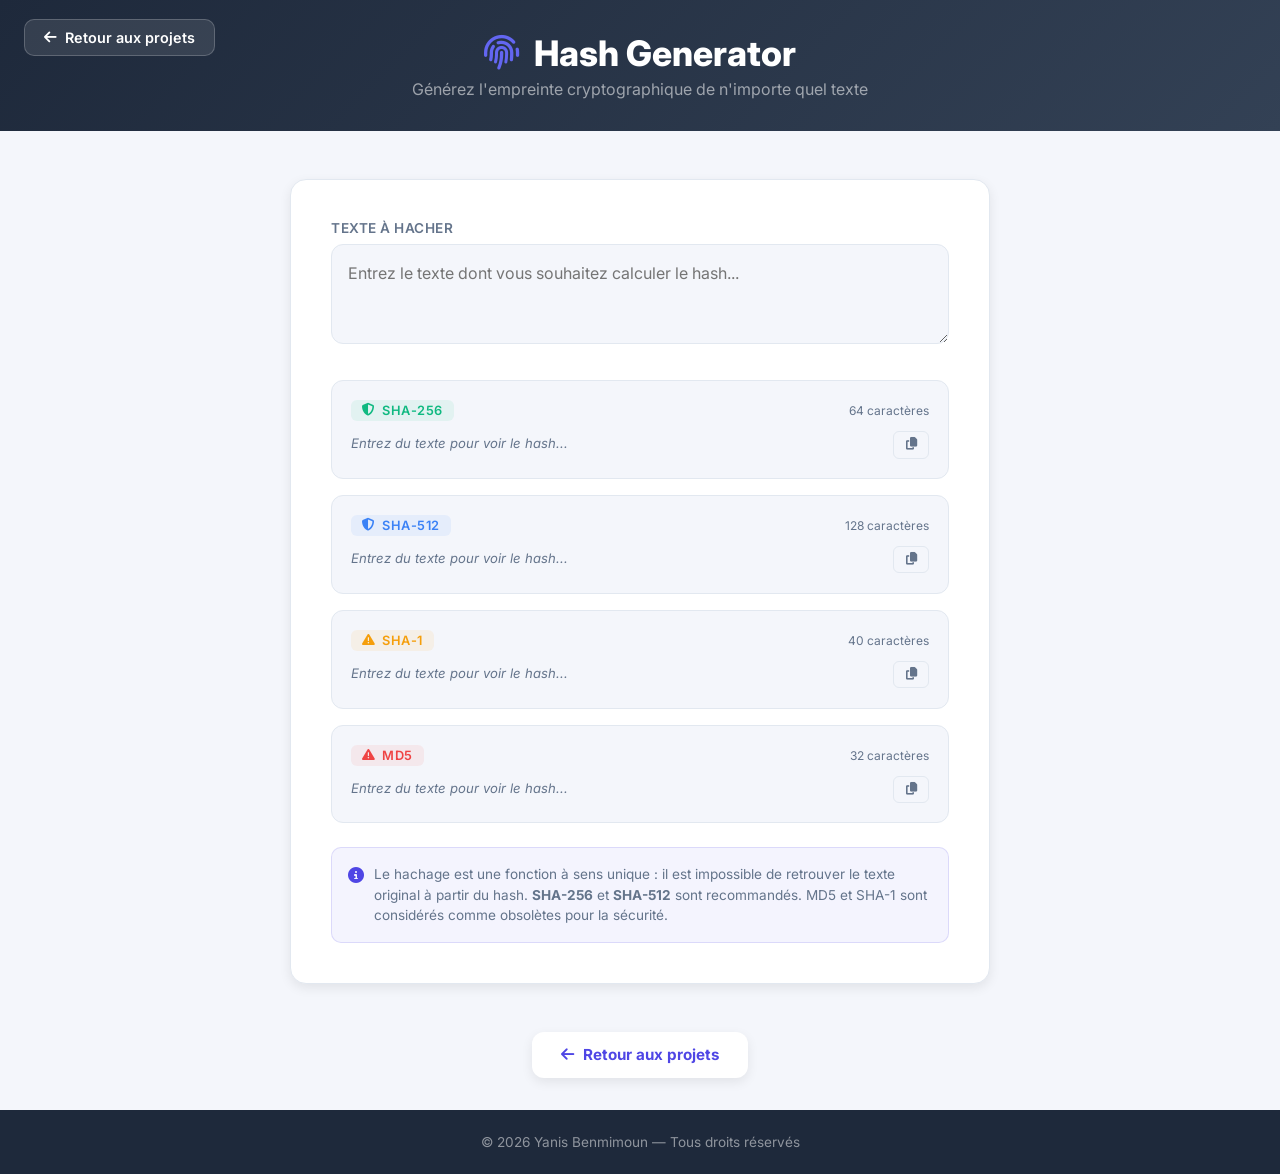
<file: projects/hash-generator/index.html>
<!DOCTYPE html>
<html lang="fr">
<head>
    <meta charset="UTF-8">
    <meta name="viewport" content="width=device-width, initial-scale=1.0">
    <title>Hash Generator - Yanis Benmimoun</title>
    <link rel="stylesheet" href="https://cdnjs.cloudflare.com/ajax/libs/font-awesome/6.5.1/css/all.min.css">
    <link href="https://fonts.googleapis.com/css2?family=Inter:wght@300;400;500;600;700;800&family=JetBrains+Mono:wght@400;500;600&display=swap" rel="stylesheet">
    <style>
        :root {
            --bg: #f4f6fb;
            --bg-white: #ffffff;
            --bg-header: #1e293b;
            --accent: #4f46e5;
            --accent-light: #6366f1;
            --accent-bg: rgba(79, 70, 229, 0.06);
            --green: #10b981;
            --green-bg: rgba(16,185,129,0.08);
            --blue: #3b82f6;
            --blue-bg: rgba(59,130,246,0.08);
            --yellow: #f59e0b;
            --yellow-bg: rgba(245,158,11,0.08);
            --red: #ef4444;
            --red-bg: rgba(239,68,68,0.08);
            --text: #334155;
            --text-light: #64748b;
            --text-heading: #0f172a;
            --border: #e2e8f0;
            --shadow: 0 4px 12px rgba(0,0,0,0.08);
            --font-code: 'JetBrains Mono', monospace;
        }

        * { margin: 0; padding: 0; box-sizing: border-box; }

        body {
            font-family: 'Inter', sans-serif;
            background-color: var(--bg);
            color: var(--text);
            min-height: 100vh;
            display: flex;
            flex-direction: column;
        }

        header {
            background: linear-gradient(135deg, #1e293b 0%, #334155 100%);
            padding: 2rem;
            text-align: center;
            position: relative;
        }
        .back-link {
            display: inline-flex;
            align-items: center;
            gap: 0.5rem;
            color: #fff;
            text-decoration: none;
            font-size: 0.9rem;
            font-weight: 600;
            padding: 0.55rem 1.2rem;
            background: rgba(255, 255, 255, 0.1);
            border: 1px solid rgba(255, 255, 255, 0.2);
            border-radius: 10px;
            transition: all 0.3s ease;
            position: absolute;
            top: 1.2rem;
            left: 1.5rem;
            z-index: 10;
        }

        .back-link:hover {
            background: rgba(255, 255, 255, 0.2);
            border-color: rgba(255, 255, 255, 0.4);
            transform: translateX(-3px);
            box-shadow: 0 2px 12px rgba(0, 0, 0, 0.15);
        }

        .back-link i {
            transition: transform 0.3s;
        }

        .back-link:hover i {
            transform: translateX(-3px);
        }

        /* Bottom back link */
        .back-link-bottom {
            display: flex;
            align-items: center;
            justify-content: center;
            gap: 0.6rem;
            max-width: 400px;
            margin: 0 auto 2rem;
            padding: 0.85rem 1.8rem;
            background: var(--bg-white);
            color: var(--accent);
            text-decoration: none;
            font-size: 0.95rem;
            font-weight: 700;
            border: 1.5px solid var(--accent-border);
            border-radius: 12px;
            box-shadow: var(--shadow);
            transition: all 0.3s ease;
        }

        .back-link-bottom:hover {
            background: var(--accent);
            color: #fff;
            border-color: var(--accent);
            transform: translateY(-3px);
            box-shadow: 0 6px 20px rgba(79, 70, 229, 0.25);
        }

        .back-link-bottom i {
            transition: transform 0.3s;
        }

        .back-link-bottom:hover i {
            transform: translateX(-4px);
        }
        header h1 {
            font-size: 2.2rem;
            font-weight: 800;
            color: #fff;
            margin-bottom: 0.3rem;
        }
        header h1 i { color: var(--accent-light); margin-right: 0.5rem; }
        header p { color: rgba(255,255,255,0.55); font-size: 1rem; }

        main {
            flex-grow: 1;
            display: flex;
            justify-content: center;
            align-items: flex-start;
            padding: 3rem 1.5rem;
        }

        .app-container {
            background: var(--bg-white);
            border: 1px solid var(--border);
            border-radius: 16px;
            padding: 2.5rem;
            width: 100%;
            max-width: 700px;
            box-shadow: var(--shadow);
        }

        /* Input */
        .input-section { margin-bottom: 2rem; }
        .input-section label {
            display: block;
            font-size: 0.85rem;
            color: var(--text-light);
            margin-bottom: 0.5rem;
            font-weight: 600;
            text-transform: uppercase;
            letter-spacing: 0.5px;
        }
        textarea {
            width: 100%;
            min-height: 100px;
            background: var(--bg);
            border: 1px solid var(--border);
            border-radius: 12px;
            padding: 1rem;
            color: var(--text);
            font-family: 'Inter', sans-serif;
            font-size: 1rem;
            line-height: 1.6;
            resize: vertical;
            outline: none;
            transition: border-color 0.3s;
        }
        textarea:focus { border-color: var(--accent); }

        /* Hash results */
        .hash-results {
            display: flex;
            flex-direction: column;
            gap: 1rem;
        }
        .hash-item {
            background: var(--bg);
            border: 1px solid var(--border);
            border-radius: 12px;
            padding: 1.2rem;
            transition: all 0.3s;
        }
        .hash-item:hover {
            border-color: rgba(79,70,229,0.2);
            box-shadow: 0 2px 8px rgba(0,0,0,0.04);
        }
        .hash-header {
            display: flex;
            justify-content: space-between;
            align-items: center;
            margin-bottom: 0.6rem;
        }
        .hash-name {
            font-size: 0.8rem;
            font-weight: 600;
            text-transform: uppercase;
            letter-spacing: 0.5px;
            padding: 0.2rem 0.7rem;
            border-radius: 6px;
            display: inline-flex;
            align-items: center;
            gap: 0.4rem;
        }
        .hash-name.sha256 { background: var(--green-bg); color: var(--green); }
        .hash-name.sha512 { background: var(--blue-bg); color: var(--blue); }
        .hash-name.sha1 { background: var(--yellow-bg); color: var(--yellow); }
        .hash-name.md5 { background: var(--red-bg); color: var(--red); }

        .hash-length {
            font-size: 0.75rem;
            color: var(--text-light);
        }
        .hash-value-wrapper {
            display: flex;
            align-items: center;
            gap: 0.5rem;
        }
        .hash-value {
            flex-grow: 1;
            font-family: var(--font-code);
            font-size: 0.82rem;
            color: var(--text);
            word-break: break-all;
            line-height: 1.5;
            min-height: 1.3rem;
        }
        .hash-value.empty {
            color: var(--text-light);
            font-style: italic;
            font-family: 'Inter', sans-serif;
        }
        .btn-copy {
            background: none;
            border: 1px solid var(--border);
            color: var(--text-light);
            padding: 0.4rem 0.7rem;
            border-radius: 6px;
            cursor: pointer;
            transition: all 0.3s;
            font-size: 0.8rem;
            flex-shrink: 0;
            display: flex;
            align-items: center;
            gap: 0.3rem;
        }
        .btn-copy:hover {
            color: var(--accent);
            border-color: rgba(79,70,229,0.3);
            background: var(--accent-bg);
        }
        .btn-copy.copied {
            color: var(--green);
            border-color: var(--green);
        }

        /* Info */
        .info-note {
            margin-top: 1.5rem;
            padding: 1rem;
            background: var(--accent-bg);
            border: 1px solid rgba(79,70,229,0.15);
            border-radius: 10px;
            display: flex;
            align-items: flex-start;
            gap: 0.6rem;
        }
        .info-note i { color: var(--accent); margin-top: 0.15rem; }
        .info-note p {
            font-size: 0.85rem;
            color: var(--text-light);
            line-height: 1.5;
        }

        footer {
            background: var(--bg-header);
            color: rgba(255,255,255,0.5);
            text-align: center;
            padding: 1.5rem;
            font-size: 0.85rem;
        }

        @media (max-width: 600px) {
            .back-link {
                position: relative;
                top: 0;
                left: 0;
                margin-bottom: 1.5rem;
            }
            .app-container { padding: 1.5rem; }
            header h1 { font-size: 1.6rem; }
            .hash-value { font-size: 0.75rem; }
        }
    </style>
</head>
<body>

    <header>
        <a href="../../index.html#projects" class="back-link" id="back-link-top"><i class="fas fa-arrow-left"></i> Retour aux projets</a>
        <h1><i class="fas fa-fingerprint"></i> Hash Generator</h1>
        <p>Générez l'empreinte cryptographique de n'importe quel texte</p>
    </header>

    <main>
        <div class="app-container">
            <div class="input-section">
                <label for="input-text">Texte à hacher</label>
                <textarea id="input-text" placeholder="Entrez le texte dont vous souhaitez calculer le hash..."></textarea>
            </div>

            <div class="hash-results">
                <div class="hash-item">
                    <div class="hash-header">
                        <span class="hash-name sha256"><i class="fas fa-shield-alt"></i> SHA-256</span>
                        <span class="hash-length">64 caractères</span>
                    </div>
                    <div class="hash-value-wrapper">
                        <div class="hash-value empty" id="hash-sha256">Entrez du texte pour voir le hash...</div>
                        <button class="btn-copy" data-target="hash-sha256"><i class="fas fa-copy"></i></button>
                    </div>
                </div>

                <div class="hash-item">
                    <div class="hash-header">
                        <span class="hash-name sha512"><i class="fas fa-shield-alt"></i> SHA-512</span>
                        <span class="hash-length">128 caractères</span>
                    </div>
                    <div class="hash-value-wrapper">
                        <div class="hash-value empty" id="hash-sha512">Entrez du texte pour voir le hash...</div>
                        <button class="btn-copy" data-target="hash-sha512"><i class="fas fa-copy"></i></button>
                    </div>
                </div>

                <div class="hash-item">
                    <div class="hash-header">
                        <span class="hash-name sha1"><i class="fas fa-exclamation-triangle"></i> SHA-1</span>
                        <span class="hash-length">40 caractères</span>
                    </div>
                    <div class="hash-value-wrapper">
                        <div class="hash-value empty" id="hash-sha1">Entrez du texte pour voir le hash...</div>
                        <button class="btn-copy" data-target="hash-sha1"><i class="fas fa-copy"></i></button>
                    </div>
                </div>

                <div class="hash-item">
                    <div class="hash-header">
                        <span class="hash-name md5"><i class="fas fa-exclamation-triangle"></i> MD5</span>
                        <span class="hash-length">32 caractères</span>
                    </div>
                    <div class="hash-value-wrapper">
                        <div class="hash-value empty" id="hash-md5">Entrez du texte pour voir le hash...</div>
                        <button class="btn-copy" data-target="hash-md5"><i class="fas fa-copy"></i></button>
                    </div>
                </div>
            </div>

            <div class="info-note">
                <i class="fas fa-info-circle"></i>
                <p>
                    Le hachage est une fonction à sens unique : il est impossible de retrouver le texte original à partir du hash.
                    <strong>SHA-256</strong> et <strong>SHA-512</strong> sont recommandés. MD5 et SHA-1 sont considérés comme obsolètes pour la sécurité.
                </p>
            </div>
        </div>
    </main>

    <!-- Bottom back link -->
    <a href="../../index.html#projects" class="back-link-bottom" id="back-link-bottom">
        <i class="fas fa-arrow-left"></i> Retour aux projets
    </a>

    <footer>
        <p>&copy; 2026 Yanis Benmimoun — Tous droits réservés</p>
    </footer>

    <script>
        const inputText = document.getElementById('input-text');
        const hashIds = ['sha256', 'sha512', 'sha1', 'md5'];

        function md5(string) {
            function md5cycle(x, k) {
                var a = x[0], b = x[1], c = x[2], d = x[3];
                a = ff(a, b, c, d, k[0], 7, -680876936); d = ff(d, a, b, c, k[1], 12, -389564586);
                c = ff(c, d, a, b, k[2], 17, 606105819); b = ff(b, c, d, a, k[3], 22, -1044525330);
                a = ff(a, b, c, d, k[4], 7, -176418897); d = ff(d, a, b, c, k[5], 12, 1200080426);
                c = ff(c, d, a, b, k[6], 17, -1473231341); b = ff(b, c, d, a, k[7], 22, -45705983);
                a = ff(a, b, c, d, k[8], 7, 1770035416); d = ff(d, a, b, c, k[9], 12, -1958414417);
                c = ff(c, d, a, b, k[10], 17, -42063); b = ff(b, c, d, a, k[11], 22, -1990404162);
                a = ff(a, b, c, d, k[12], 7, 1804603682); d = ff(d, a, b, c, k[13], 12, -40341101);
                c = ff(c, d, a, b, k[14], 17, -1502002290); b = ff(b, c, d, a, k[15], 22, 1236535329);
                a = gg(a, b, c, d, k[1], 5, -165796510); d = gg(d, a, b, c, k[6], 9, -1069501632);
                c = gg(c, d, a, b, k[11], 14, 643717713); b = gg(b, c, d, a, k[0], 20, -373897302);
                a = gg(a, b, c, d, k[5], 5, -701558691); d = gg(d, a, b, c, k[10], 9, 38016083);
                c = gg(c, d, a, b, k[15], 14, -660478335); b = gg(b, c, d, a, k[4], 20, -405537848);
                a = gg(a, b, c, d, k[9], 5, 568446438); d = gg(d, a, b, c, k[14], 9, -1019803690);
                c = gg(c, d, a, b, k[3], 14, -187363961); b = gg(b, c, d, a, k[8], 20, 1163531501);
                a = gg(a, b, c, d, k[13], 5, -1444681467); d = gg(d, a, b, c, k[2], 9, -51403784);
                c = gg(c, d, a, b, k[7], 14, 1735328473); b = gg(b, c, d, a, k[12], 20, -1926607734);
                a = hh(a, b, c, d, k[5], 4, -378558); d = hh(d, a, b, c, k[8], 11, -2022574463);
                c = hh(c, d, a, b, k[11], 16, 1839030562); b = hh(b, c, d, a, k[14], 23, -35309556);
                a = hh(a, b, c, d, k[1], 4, -1530992060); d = hh(d, a, b, c, k[4], 11, 1272893353);
                c = hh(c, d, a, b, k[7], 16, -155497632); b = hh(b, c, d, a, k[10], 23, -1094730640);
                a = hh(a, b, c, d, k[13], 4, 681279174); d = hh(d, a, b, c, k[0], 11, -358537222);
                c = hh(c, d, a, b, k[3], 16, -722521979); b = hh(b, c, d, a, k[6], 23, 76029189);
                a = hh(a, b, c, d, k[9], 4, -640364487); d = hh(d, a, b, c, k[12], 11, -421815835);
                c = hh(c, d, a, b, k[15], 16, 530742520); b = hh(b, c, d, a, k[2], 23, -995338651);
                a = ii(a, b, c, d, k[0], 6, -198630844); d = ii(d, a, b, c, k[7], 10, 1126891415);
                c = ii(c, d, a, b, k[14], 15, -1416354905); b = ii(b, c, d, a, k[5], 21, -57434055);
                a = ii(a, b, c, d, k[12], 6, 1700485571); d = ii(d, a, b, c, k[3], 10, -1894986606);
                c = ii(c, d, a, b, k[10], 15, -1051523); b = ii(b, c, d, a, k[1], 21, -2054922799);
                a = ii(a, b, c, d, k[8], 6, 1873313359); d = ii(d, a, b, c, k[15], 10, -30611744);
                c = ii(c, d, a, b, k[6], 15, -1560198380); b = ii(b, c, d, a, k[13], 21, 1309151649);
                a = ii(a, b, c, d, k[4], 6, -145523070); d = ii(d, a, b, c, k[11], 10, -1120210379);
                c = ii(c, d, a, b, k[2], 15, 718787259); b = ii(b, c, d, a, k[9], 21, -343485551);
                x[0] = add32(a, x[0]); x[1] = add32(b, x[1]); x[2] = add32(c, x[2]); x[3] = add32(d, x[3]);
            }
            function cmn(q, a, b, x, s, t) { a = add32(add32(a, q), add32(x, t)); return add32((a << s) | (a >>> (32 - s)), b); }
            function ff(a, b, c, d, x, s, t) { return cmn((b & c) | ((~b) & d), a, b, x, s, t); }
            function gg(a, b, c, d, x, s, t) { return cmn((b & d) | (c & (~d)), a, b, x, s, t); }
            function hh(a, b, c, d, x, s, t) { return cmn(b ^ c ^ d, a, b, x, s, t); }
            function ii(a, b, c, d, x, s, t) { return cmn(c ^ (b | (~d)), a, b, x, s, t); }
            function md5blk(s) {
                var md5blks = [], i;
                for (i = 0; i < 64; i += 4) {
                    md5blks[i >> 2] = s.charCodeAt(i) + (s.charCodeAt(i + 1) << 8) + (s.charCodeAt(i + 2) << 16) + (s.charCodeAt(i + 3) << 24);
                }
                return md5blks;
            }
            var hex_chr = '0123456789abcdef'.split('');
            function rhex(n) {
                var s = '', j = 0;
                for (; j < 4; j++) s += hex_chr[(n >> (j * 8 + 4)) & 0x0F] + hex_chr[(n >> (j * 8)) & 0x0F];
                return s;
            }
            function hex(x) { for (var i = 0; i < x.length; i++) x[i] = rhex(x[i]); return x.join(''); }
            function add32(a, b) { return (a + b) & 0xFFFFFFFF; }
            function md5_1(s) {
                var n = s.length, state = [1732584193, -271733879, -1732584194, 271733878], i;
                for (i = 64; i <= s.length; i += 64) { md5cycle(state, md5blk(s.substring(i - 64, i))); }
                s = s.substring(i - 64);
                var tail = [0,0,0,0,0,0,0,0,0,0,0,0,0,0,0,0];
                for (i = 0; i < s.length; i++) tail[i >> 2] |= s.charCodeAt(i) << ((i % 4) << 3);
                tail[i >> 2] |= 0x80 << ((i % 4) << 3);
                if (i > 55) { md5cycle(state, tail); for (i = 0; i < 16; i++) tail[i] = 0; }
                tail[14] = n * 8;
                md5cycle(state, tail);
                return state;
            }
            return hex(md5_1(string));
        }

        async function computeHash(text, algorithm) {
            const encoder = new TextEncoder();
            const data = encoder.encode(text);
            const hashBuffer = await crypto.subtle.digest(algorithm, data);
            const hashArray = Array.from(new Uint8Array(hashBuffer));
            return hashArray.map(b => b.toString(16).padStart(2, '0')).join('');
        }

        async function updateHashes() {
            const text = inputText.value;
            if (!text) {
                hashIds.forEach(id => {
                    const el = document.getElementById('hash-' + id);
                    el.textContent = 'Entrez du texte pour voir le hash...';
                    el.classList.add('empty');
                });
                return;
            }
            const sha256 = await computeHash(text, 'SHA-256');
            document.getElementById('hash-sha256').textContent = sha256;
            document.getElementById('hash-sha256').classList.remove('empty');

            const sha512 = await computeHash(text, 'SHA-512');
            document.getElementById('hash-sha512').textContent = sha512;
            document.getElementById('hash-sha512').classList.remove('empty');

            const sha1 = await computeHash(text, 'SHA-1');
            document.getElementById('hash-sha1').textContent = sha1;
            document.getElementById('hash-sha1').classList.remove('empty');

            const md5Hash = md5(text);
            document.getElementById('hash-md5').textContent = md5Hash;
            document.getElementById('hash-md5').classList.remove('empty');
        }

        inputText.addEventListener('input', updateHashes);

        document.querySelectorAll('.btn-copy').forEach(btn => {
            btn.addEventListener('click', () => {
                const target = document.getElementById(btn.dataset.target);
                if (target && !target.classList.contains('empty')) {
                    navigator.clipboard.writeText(target.textContent);
                    btn.classList.add('copied');
                    btn.innerHTML = '<i class="fas fa-check"></i>';
                    setTimeout(() => {
                        btn.classList.remove('copied');
                        btn.innerHTML = '<i class="fas fa-copy"></i>';
                    }, 1500);
                }
            });
        });

        // Detect where the user came from and update back links
        (function() {
            const params = new URLSearchParams(window.location.search);
            const from = params.get('from');
            const topLink = document.getElementById('back-link-top');
            const bottomLink = document.getElementById('back-link-bottom');

            if (from === 'experiences') {
                const href = '../../index.html#experiences';
                const text = 'Retour aux expériences';
                topLink.href = href;
                topLink.innerHTML = '<i class="fas fa-arrow-left"></i> ' + text;
                bottomLink.href = href;
                bottomLink.innerHTML = '<i class="fas fa-arrow-left"></i> ' + text;
            } else {
                const href = '../../index.html#projects';
                const text = 'Retour aux projets';
                topLink.href = href;
                topLink.innerHTML = '<i class="fas fa-arrow-left"></i> ' + text;
                bottomLink.href = href;
                bottomLink.innerHTML = '<i class="fas fa-arrow-left"></i> ' + text;
            }
        })();
    </script>

</body>
</html>
</file>
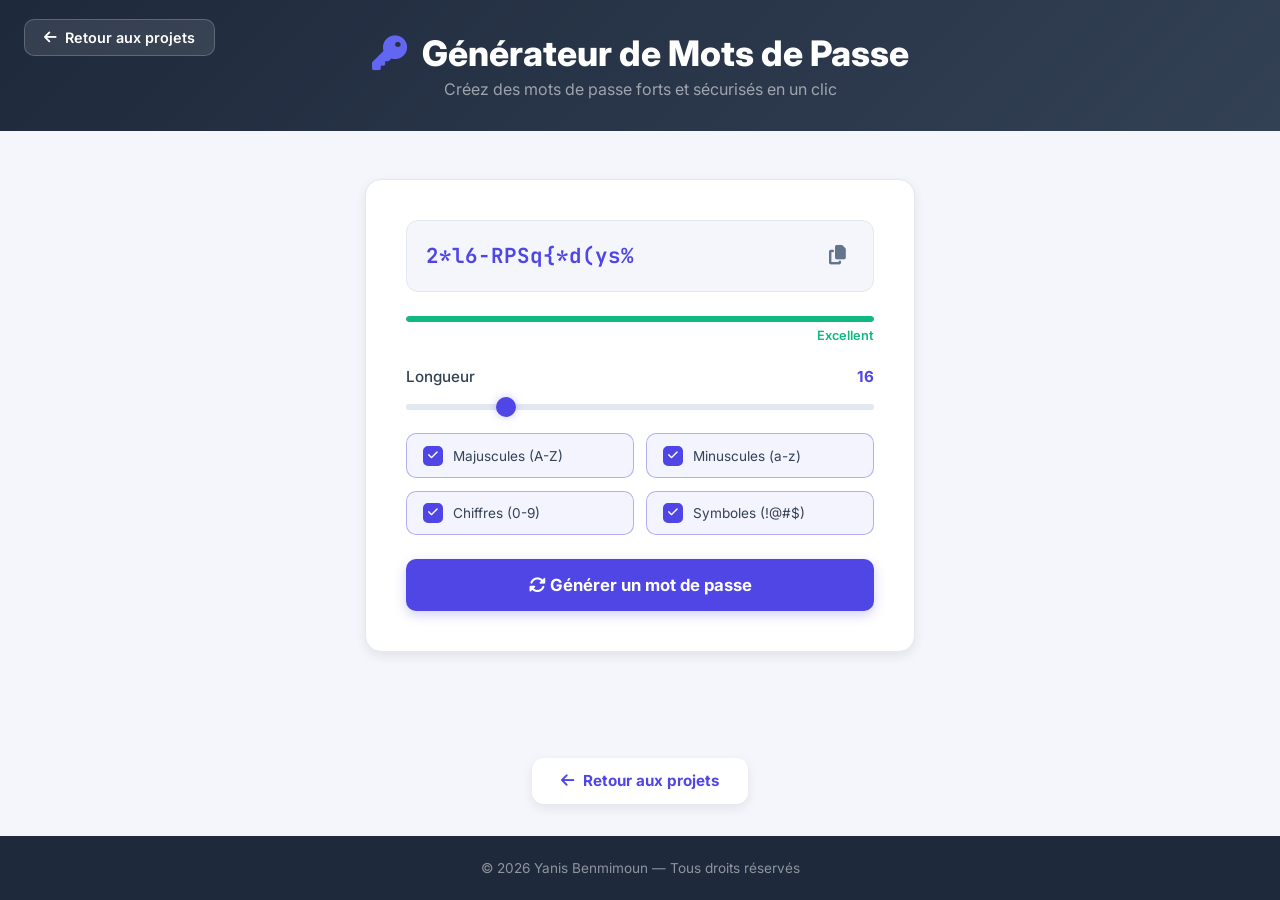
<file: projects/password-generator/index.html>
<!DOCTYPE html>
<html lang="fr">
<head>
    <meta charset="UTF-8">
    <meta name="viewport" content="width=device-width, initial-scale=1.0">
    <title>Générateur de Mots de Passe - Yanis Benmimoun</title>
    <link rel="stylesheet" href="https://cdnjs.cloudflare.com/ajax/libs/font-awesome/6.5.1/css/all.min.css">
    <link href="https://fonts.googleapis.com/css2?family=Inter:wght@300;400;500;600;700;800&family=JetBrains+Mono:wght@400;500;600&display=swap" rel="stylesheet">
    <style>
        :root {
            --bg: #f4f6fb;
            --bg-white: #ffffff;
            --bg-header: #1e293b;
            --accent: #4f46e5;
            --accent-light: #6366f1;
            --accent-bg: rgba(79, 70, 229, 0.06);
            --green: #10b981;
            --text: #334155;
            --text-light: #64748b;
            --text-heading: #0f172a;
            --border: #e2e8f0;
            --shadow: 0 4px 12px rgba(0,0,0,0.08);
            --font-code: 'JetBrains Mono', monospace;
        }

        * { margin: 0; padding: 0; box-sizing: border-box; }

        body {
            font-family: 'Inter', sans-serif;
            background-color: var(--bg);
            color: var(--text);
            min-height: 100vh;
            display: flex;
            flex-direction: column;
        }

        header {
            background: linear-gradient(135deg, #1e293b 0%, #334155 100%);
            padding: 2rem;
            text-align: center;
            position: relative;
        }
        .back-link {
            display: inline-flex;
            align-items: center;
            gap: 0.5rem;
            color: #fff;
            text-decoration: none;
            font-size: 0.9rem;
            font-weight: 600;
            padding: 0.55rem 1.2rem;
            background: rgba(255, 255, 255, 0.1);
            border: 1px solid rgba(255, 255, 255, 0.2);
            border-radius: 10px;
            transition: all 0.3s ease;
            position: absolute;
            top: 1.2rem;
            left: 1.5rem;
            z-index: 10;
        }

        .back-link:hover {
            background: rgba(255, 255, 255, 0.2);
            border-color: rgba(255, 255, 255, 0.4);
            transform: translateX(-3px);
            box-shadow: 0 2px 12px rgba(0, 0, 0, 0.15);
        }

        .back-link i {
            transition: transform 0.3s;
        }

        .back-link:hover i {
            transform: translateX(-3px);
        }

        /* Bottom back link */
        .back-link-bottom {
            display: flex;
            align-items: center;
            justify-content: center;
            gap: 0.6rem;
            max-width: 400px;
            margin: 0 auto 2rem;
            padding: 0.85rem 1.8rem;
            background: var(--bg-white);
            color: var(--accent);
            text-decoration: none;
            font-size: 0.95rem;
            font-weight: 700;
            border: 1.5px solid var(--accent-border);
            border-radius: 12px;
            box-shadow: var(--shadow);
            transition: all 0.3s ease;
        }

        .back-link-bottom:hover {
            background: var(--accent);
            color: #fff;
            border-color: var(--accent);
            transform: translateY(-3px);
            box-shadow: 0 6px 20px rgba(79, 70, 229, 0.25);
        }

        .back-link-bottom i {
            transition: transform 0.3s;
        }

        .back-link-bottom:hover i {
            transform: translateX(-4px);
        }
        header h1 {
            font-size: 2.2rem;
            font-weight: 800;
            color: #fff;
            margin-bottom: 0.3rem;
        }
        header h1 i { color: var(--accent-light); margin-right: 0.5rem; }
        header p { color: rgba(255,255,255,0.55); font-size: 1rem; }

        main {
            flex-grow: 1;
            display: flex;
            justify-content: center;
            align-items: flex-start;
            padding: 3rem 1.5rem;
        }

        .app-container {
            background: var(--bg-white);
            border: 1px solid var(--border);
            border-radius: 16px;
            padding: 2.5rem;
            width: 100%;
            max-width: 550px;
            box-shadow: var(--shadow);
        }

        /* Password display */
        .password-display {
            display: flex;
            align-items: center;
            background: var(--bg);
            border: 1px solid var(--border);
            border-radius: 12px;
            padding: 1rem 1.2rem;
            margin-bottom: 1.5rem;
            gap: 0.8rem;
        }
        .password-display input {
            flex-grow: 1;
            background: none;
            border: none;
            color: var(--accent);
            font-size: 1.3rem;
            font-family: var(--font-code);
            font-weight: 700;
            letter-spacing: 1px;
            outline: none;
        }
        .btn-copy {
            background: none;
            border: none;
            color: var(--text-light);
            font-size: 1.2rem;
            cursor: pointer;
            transition: all 0.3s;
            padding: 0.5rem;
            border-radius: 8px;
        }
        .btn-copy:hover { color: var(--accent); background: var(--accent-bg); }
        .btn-copy.copied { color: var(--green); }

        /* Strength meter */
        .strength-meter { margin-bottom: 1.5rem; }
        .strength-bar-bg {
            height: 6px;
            background: var(--border);
            border-radius: 3px;
            overflow: hidden;
            margin-bottom: 0.4rem;
        }
        .strength-bar {
            height: 100%;
            width: 0%;
            border-radius: 3px;
            transition: all 0.4s ease;
        }
        .strength-label {
            font-size: 0.8rem;
            color: var(--text-light);
            text-align: right;
            font-weight: 600;
        }

        /* Controls */
        .control-group { margin-bottom: 1.2rem; }
        .control-group label {
            display: flex;
            justify-content: space-between;
            align-items: center;
            font-size: 0.95rem;
            color: var(--text);
            margin-bottom: 0.5rem;
            font-weight: 500;
        }
        .control-group label span.value {
            color: var(--accent);
            font-weight: 700;
        }

        input[type="range"] {
            width: 100%;
            height: 6px;
            -webkit-appearance: none;
            appearance: none;
            background: var(--border);
            border-radius: 3px;
            outline: none;
        }
        input[type="range"]::-webkit-slider-thumb {
            -webkit-appearance: none;
            width: 20px; height: 20px;
            border-radius: 50%;
            background: var(--accent);
            cursor: pointer;
            box-shadow: 0 0 8px rgba(79,70,229,0.3);
        }

        /* Checkboxes */
        .checkbox-group {
            display: grid;
            grid-template-columns: 1fr 1fr;
            gap: 0.8rem;
            margin-bottom: 1.5rem;
        }
        .checkbox-item {
            display: flex;
            align-items: center;
            gap: 0.6rem;
            padding: 0.7rem 1rem;
            background: var(--bg);
            border: 1px solid var(--border);
            border-radius: 10px;
            cursor: pointer;
            transition: all 0.3s;
        }
        .checkbox-item:hover { border-color: rgba(79,70,229,0.3); }
        .checkbox-item.active {
            border-color: rgba(79,70,229,0.4);
            background: var(--accent-bg);
        }
        .checkbox-item input { display: none; }
        .check-icon {
            width: 20px; height: 20px;
            border: 2px solid var(--text-light);
            border-radius: 5px;
            display: flex;
            align-items: center;
            justify-content: center;
            transition: all 0.3s;
            flex-shrink: 0;
        }
        .checkbox-item.active .check-icon {
            background: var(--accent);
            border-color: var(--accent);
            color: #fff;
        }
        .check-icon i { font-size: 0.7rem; display: none; }
        .checkbox-item.active .check-icon i { display: block; }
        .checkbox-item span {
            font-size: 0.85rem;
            color: var(--text-light);
        }
        .checkbox-item.active span { color: var(--text); }

        /* Generate button */
        .btn-generate {
            width: 100%;
            padding: 1rem;
            background: var(--accent);
            color: #fff;
            border: none;
            border-radius: 10px;
            font-size: 1.05rem;
            font-weight: 700;
            cursor: pointer;
            transition: all 0.3s;
            font-family: 'Inter', sans-serif;
            box-shadow: 0 4px 12px rgba(79,70,229,0.25);
        }
        .btn-generate:hover {
            background: var(--accent-light);
            transform: translateY(-2px);
            box-shadow: 0 6px 20px rgba(79,70,229,0.3);
        }
        .btn-generate:active { transform: translateY(0); }

        footer {
            background: var(--bg-header);
            color: rgba(255,255,255,0.5);
            text-align: center;
            padding: 1.5rem;
            font-size: 0.85rem;
        }

        @media (max-width: 600px) {
            .back-link {
                position: relative;
                top: 0;
                left: 0;
                margin-bottom: 1.5rem;
            }
            .app-container { padding: 1.5rem; }
            header h1 { font-size: 1.6rem; }
            .checkbox-group { grid-template-columns: 1fr; }
            .password-display input { font-size: 1rem; }
        }
    </style>
</head>
<body>

    <header>
        <a href="../../index.html#projects" class="back-link" id="back-link-top"><i class="fas fa-arrow-left"></i> Retour aux projets</a>
        <h1><i class="fas fa-key"></i> Générateur de Mots de Passe</h1>
        <p>Créez des mots de passe forts et sécurisés en un clic</p>
    </header>

    <main>
        <div class="app-container">
            <div class="password-display">
                <input type="text" id="password-output" readonly value="Cliquez sur Générer">
                <button class="btn-copy" id="btn-copy" title="Copier"><i class="fas fa-copy"></i></button>
            </div>

            <div class="strength-meter">
                <div class="strength-bar-bg">
                    <div class="strength-bar" id="strength-bar"></div>
                </div>
                <div class="strength-label" id="strength-label">—</div>
            </div>

            <div class="control-group">
                <label>Longueur <span class="value" id="length-value">16</span></label>
                <input type="range" id="length-slider" min="4" max="64" value="16">
            </div>

            <div class="checkbox-group">
                <label class="checkbox-item active" data-option="uppercase">
                    <input type="checkbox" checked>
                    <div class="check-icon"><i class="fas fa-check"></i></div>
                    <span>Majuscules (A-Z)</span>
                </label>
                <label class="checkbox-item active" data-option="lowercase">
                    <input type="checkbox" checked>
                    <div class="check-icon"><i class="fas fa-check"></i></div>
                    <span>Minuscules (a-z)</span>
                </label>
                <label class="checkbox-item active" data-option="numbers">
                    <input type="checkbox" checked>
                    <div class="check-icon"><i class="fas fa-check"></i></div>
                    <span>Chiffres (0-9)</span>
                </label>
                <label class="checkbox-item active" data-option="symbols">
                    <input type="checkbox" checked>
                    <div class="check-icon"><i class="fas fa-check"></i></div>
                    <span>Symboles (!@#$)</span>
                </label>
            </div>

            <button class="btn-generate" id="btn-generate">
                <i class="fas fa-sync-alt"></i> Générer un mot de passe
            </button>
        </div>
    </main>

    <!-- Bottom back link -->
    <a href="../../index.html#projects" class="back-link-bottom" id="back-link-bottom">
        <i class="fas fa-arrow-left"></i> Retour aux projets
    </a>

    <footer>
        <p>&copy; 2026 Yanis Benmimoun — Tous droits réservés</p>
    </footer>

    <script>
        const charSets = {
            uppercase: 'ABCDEFGHIJKLMNOPQRSTUVWXYZ',
            lowercase: 'abcdefghijklmnopqrstuvwxyz',
            numbers: '0123456789',
            symbols: '!@#$%^&*()_+-=[]{}|;:,.<>?'
        };

        const lengthSlider = document.getElementById('length-slider');
        const lengthValue = document.getElementById('length-value');
        const passwordOutput = document.getElementById('password-output');
        const btnGenerate = document.getElementById('btn-generate');
        const btnCopy = document.getElementById('btn-copy');
        const strengthBar = document.getElementById('strength-bar');
        const strengthLabel = document.getElementById('strength-label');
        const checkboxItems = document.querySelectorAll('.checkbox-item');

        lengthSlider.addEventListener('input', () => {
            lengthValue.textContent = lengthSlider.value;
        });

        checkboxItems.forEach(item => {
            item.addEventListener('click', (e) => {
                e.preventDefault();
                const checkbox = item.querySelector('input');
                const activeCount = document.querySelectorAll('.checkbox-item.active').length;
                if (item.classList.contains('active') && activeCount <= 1) return;
                item.classList.toggle('active');
                checkbox.checked = !checkbox.checked;
            });
        });

        function generatePassword() {
            const length = parseInt(lengthSlider.value);
            let chars = '';
            const activeOptions = [];
            checkboxItems.forEach(item => {
                if (item.classList.contains('active')) {
                    const option = item.dataset.option;
                    activeOptions.push(option);
                    chars += charSets[option];
                }
            });
            if (chars.length === 0) return;
            let password = '';
            activeOptions.forEach(opt => {
                const set = charSets[opt];
                password += set[Math.floor(Math.random() * set.length)];
            });
            for (let i = password.length; i < length; i++) {
                password += chars[Math.floor(Math.random() * chars.length)];
            }
            password = password.split('').sort(() => Math.random() - 0.5).join('');
            passwordOutput.value = password;
            updateStrength(password);
        }

        function updateStrength(password) {
            let score = 0;
            if (password.length >= 8) score++;
            if (password.length >= 12) score++;
            if (password.length >= 20) score++;
            if (/[a-z]/.test(password) && /[A-Z]/.test(password)) score++;
            if (/[0-9]/.test(password)) score++;
            if (/[^a-zA-Z0-9]/.test(password)) score++;
            const levels = [
                { label: 'Très faible', color: '#ef4444', width: 15 },
                { label: 'Faible', color: '#f97316', width: 30 },
                { label: 'Moyen', color: '#eab308', width: 50 },
                { label: 'Bon', color: '#22c55e', width: 70 },
                { label: 'Fort', color: '#10b981', width: 85 },
                { label: 'Excellent', color: '#10b981', width: 100 },
            ];
            const level = levels[Math.min(score, levels.length - 1)];
            strengthBar.style.width = level.width + '%';
            strengthBar.style.background = level.color;
            strengthLabel.textContent = level.label;
            strengthLabel.style.color = level.color;
        }

        btnCopy.addEventListener('click', () => {
            if (passwordOutput.value && passwordOutput.value !== 'Cliquez sur Générer') {
                navigator.clipboard.writeText(passwordOutput.value);
                btnCopy.classList.add('copied');
                btnCopy.innerHTML = '<i class="fas fa-check"></i>';
                setTimeout(() => {
                    btnCopy.classList.remove('copied');
                    btnCopy.innerHTML = '<i class="fas fa-copy"></i>';
                }, 1500);
            }
        });

        btnGenerate.addEventListener('click', generatePassword);
        generatePassword();

        // Detect where the user came from and update back links
        (function() {
            const params = new URLSearchParams(window.location.search);
            const from = params.get('from');
            const topLink = document.getElementById('back-link-top');
            const bottomLink = document.getElementById('back-link-bottom');

            if (from === 'experiences') {
                const href = '../../index.html#experiences';
                const text = 'Retour aux expériences';
                topLink.href = href;
                topLink.innerHTML = '<i class="fas fa-arrow-left"></i> ' + text;
                bottomLink.href = href;
                bottomLink.innerHTML = '<i class="fas fa-arrow-left"></i> ' + text;
            } else {
                const href = '../../index.html#projects';
                const text = 'Retour aux projets';
                topLink.href = href;
                topLink.innerHTML = '<i class="fas fa-arrow-left"></i> ' + text;
                bottomLink.href = href;
                bottomLink.innerHTML = '<i class="fas fa-arrow-left"></i> ' + text;
            }
        })();
    </script>

</body>
</html>
</file>
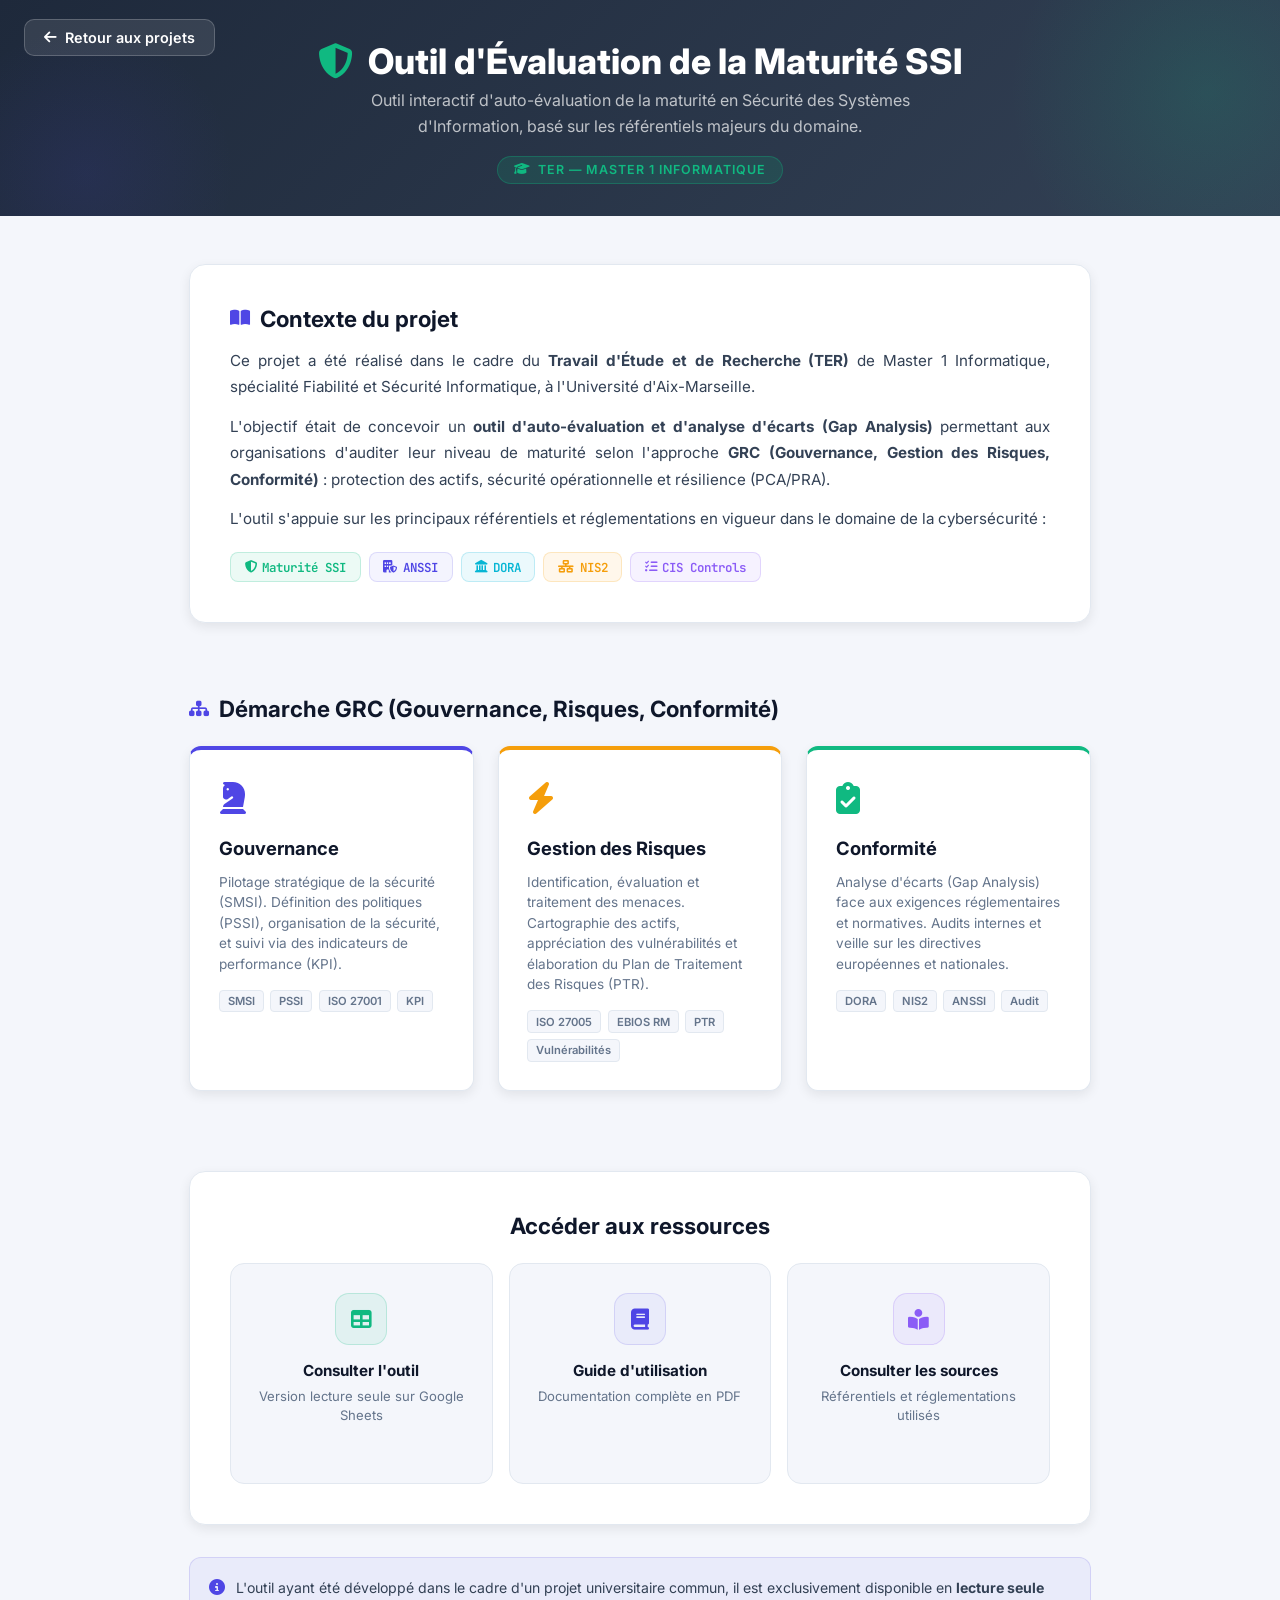
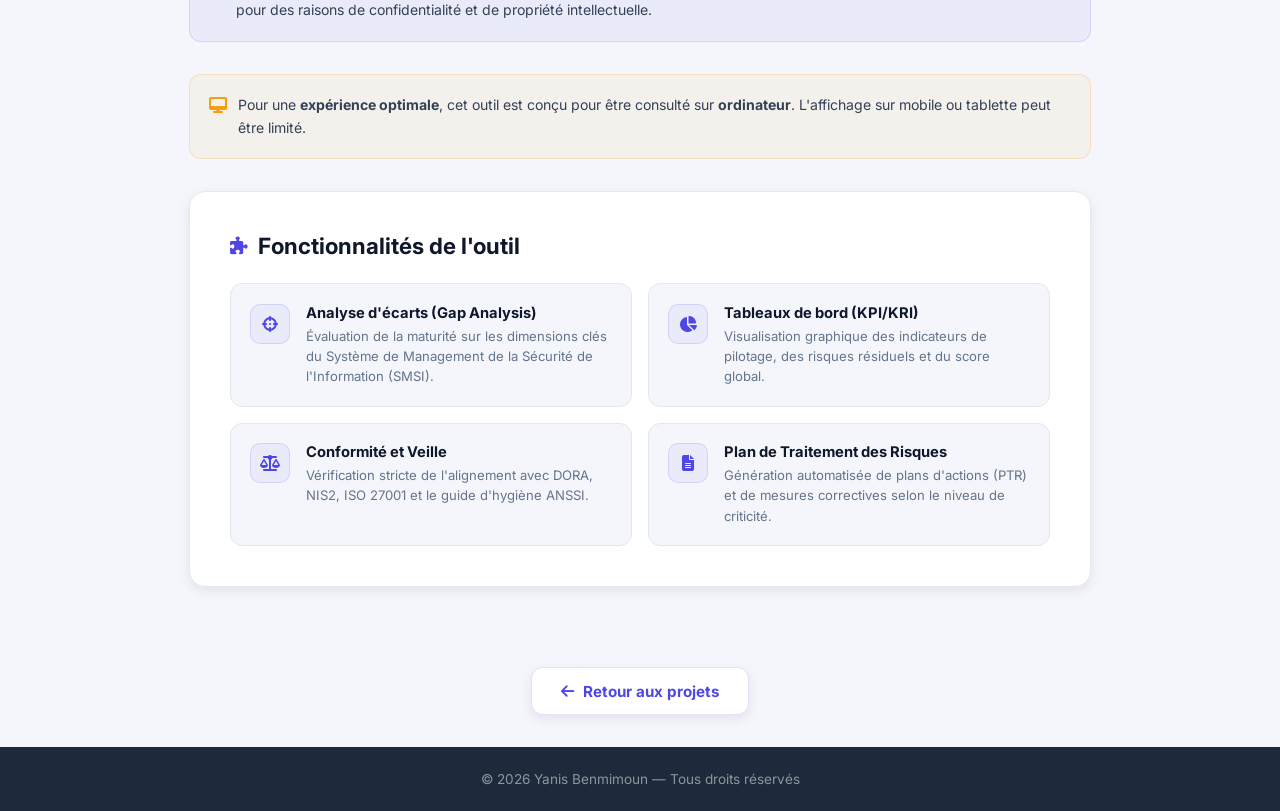
<file: projects/projet-ssi/index.html>
<!DOCTYPE html>
<html lang="fr">

<head>
    <meta charset="UTF-8">
    <meta name="viewport" content="width=device-width, initial-scale=1.0">
    <title>Outil d'Évaluation de la Maturité SSI - Yanis Benmimoun</title>
    <meta name="description"
        content="Outil d'évaluation de la maturité en Sécurité des Systèmes d'Information, développé lors du Travail d'Étude et de Recherche de Master 1.">
    <link rel="stylesheet" href="https://cdnjs.cloudflare.com/ajax/libs/font-awesome/6.5.1/css/all.min.css">
    <link
        href="https://fonts.googleapis.com/css2?family=Inter:wght@300;400;500;600;700;800&family=JetBrains+Mono:wght@400;500;600&display=swap"
        rel="stylesheet">
    <style>
        :root {
            --bg: #f4f6fb;
            --bg-white: #ffffff;
            --bg-header: #1e293b;
            --accent: #4f46e5;
            --accent-light: #6366f1;
            --accent-bg: rgba(79, 70, 229, 0.06);
            --accent-border: rgba(79, 70, 229, 0.15);
            --green: #10b981;
            --green-bg: rgba(16, 185, 129, 0.08);
            --green-border: rgba(16, 185, 129, 0.2);
            --cyan: #06b6d4;
            --cyan-bg: rgba(6, 182, 212, 0.08);
            --cyan-border: rgba(6, 182, 212, 0.2);
            --orange: #f59e0b;
            --orange-bg: rgba(245, 158, 11, 0.08);
            --orange-border: rgba(245, 158, 11, 0.2);
            --purple: #8b5cf6;
            --purple-bg: rgba(139, 92, 246, 0.08);
            --purple-border: rgba(139, 92, 246, 0.2);
            --text: #334155;
            --text-light: #64748b;
            --text-heading: #0f172a;
            --border: #e2e8f0;
            --shadow: 0 4px 12px rgba(0, 0, 0, 0.08);
            --shadow-lg: 0 8px 30px rgba(0, 0, 0, 0.1);
            --font-code: 'JetBrains Mono', monospace;
        }

        * {
            margin: 0;
            padding: 0;
            box-sizing: border-box;
        }

        body {
            font-family: 'Inter', sans-serif;
            background-color: var(--bg);
            color: var(--text);
            min-height: 100vh;
            display: flex;
            flex-direction: column;
            text-rendering: optimizeLegibility;
            -webkit-font-smoothing: antialiased;
        }

        /* ===== HEADER ===== */
        header {
            background: linear-gradient(135deg, #1e293b 0%, #334155 100%);
            padding: 2.5rem 2rem 2rem;
            text-align: center;
            position: relative;
            overflow: hidden;
        }

        header::before {
            content: '';
            position: absolute;
            top: -50%;
            right: -10%;
            width: 400px;
            height: 400px;
            background: radial-gradient(circle, rgba(16, 185, 129, 0.15) 0%, transparent 70%);
            pointer-events: none;
        }

        header::after {
            content: '';
            position: absolute;
            bottom: -50%;
            left: -5%;
            width: 300px;
            height: 300px;
            background: radial-gradient(circle, rgba(79, 70, 229, 0.1) 0%, transparent 70%);
            pointer-events: none;
        }

        .back-link {
            display: inline-flex;
            align-items: center;
            gap: 0.5rem;
            color: #fff;
            text-decoration: none;
            font-size: 0.9rem;
            font-weight: 600;
            padding: 0.55rem 1.2rem;
            background: rgba(255, 255, 255, 0.1);
            border: 1px solid rgba(255, 255, 255, 0.2);
            border-radius: 10px;
            transition: all 0.3s ease;
            position: absolute;
            top: 1.2rem;
            left: 1.5rem;
            z-index: 10;
        }

        .back-link:hover {
            background: rgba(255, 255, 255, 0.2);
            border-color: rgba(255, 255, 255, 0.4);
            transform: translateX(-3px);
            box-shadow: 0 2px 12px rgba(0, 0, 0, 0.15);
        }

        .back-link i {
            transition: transform 0.3s;
        }

        .back-link:hover i {
            transform: translateX(-3px);
        }

        /* Bottom back link */
        .back-link-bottom {
            display: flex;
            align-items: center;
            justify-content: center;
            gap: 0.6rem;
            max-width: 400px;
            margin: 0 auto 2rem;
            padding: 0.85rem 1.8rem;
            background: var(--bg-white);
            color: var(--accent);
            text-decoration: none;
            font-size: 0.95rem;
            font-weight: 700;
            border: 1.5px solid var(--accent-border);
            border-radius: 12px;
            box-shadow: var(--shadow);
            transition: all 0.3s ease;
        }

        .back-link-bottom:hover {
            background: var(--accent);
            color: #fff;
            border-color: var(--accent);
            transform: translateY(-3px);
            box-shadow: 0 6px 20px rgba(79, 70, 229, 0.25);
        }

        .back-link-bottom i {
            transition: transform 0.3s;
        }

        .back-link-bottom:hover i {
            transform: translateX(-4px);
        }

        header h1 {
            font-size: 2.2rem;
            font-weight: 800;
            color: #fff;
            margin-bottom: 0.4rem;
            position: relative;
            z-index: 1;
        }

        header h1 i {
            color: var(--green);
            margin-right: 0.5rem;
        }

        .header-subtitle {
            color: rgba(255, 255, 255, 0.7);
            font-size: 1rem;
            font-weight: 400;
            position: relative;
            z-index: 1;
            max-width: 600px;
            margin: 0 auto;
            line-height: 1.6;
        }

        .header-badge {
            display: inline-flex;
            align-items: center;
            gap: 0.4rem;
            margin-top: 1rem;
            padding: 0.35rem 1rem;
            background: rgba(16, 185, 129, 0.15);
            border: 1px solid rgba(16, 185, 129, 0.3);
            border-radius: 50px;
            color: var(--green);
            font-size: 0.78rem;
            font-weight: 600;
            text-transform: uppercase;
            letter-spacing: 1px;
            position: relative;
            z-index: 1;
        }

        /* ===== MAIN ===== */
        main {
            flex-grow: 1;
            padding: 3rem 1.5rem;
            max-width: 950px;
            margin: 0 auto;
            width: 100%;
        }

        /* ===== CONTEXT SECTION ===== */
        .context-section {
            background: var(--bg-white);
            border: 1px solid var(--border);
            border-radius: 16px;
            padding: 2.5rem;
            margin-bottom: 2rem;
            box-shadow: var(--shadow);
        }

        .context-section h2 {
            font-size: 1.4rem;
            font-weight: 700;
            color: var(--text-heading);
            margin-bottom: 1rem;
            display: flex;
            align-items: center;
            gap: 0.6rem;
        }

        .context-section h2 i {
            color: var(--accent);
            font-size: 1.1rem;
        }

        .context-section p {
            font-size: 0.95rem;
            color: var(--text);
            line-height: 1.75;
            margin-bottom: 0.8rem;
            text-align: justify;
        }

        .context-section p:last-child {
            margin-bottom: 0;
        }

        /* Referentiels badges */
        .referentiels {
            display: flex;
            flex-wrap: wrap;
            gap: 0.5rem;
            margin-top: 1.2rem;
        }

        .ref-badge {
            display: inline-flex;
            align-items: center;
            gap: 0.35rem;
            font-family: var(--font-code);
            font-size: 0.78rem;
            font-weight: 600;
            padding: 0.35rem 0.85rem;
            border-radius: 8px;
            transition: all 0.3s ease;
        }

        .ref-badge:hover {
            transform: translateY(-2px);
        }

        .ref-badge.ref-green {
            background: var(--green-bg);
            color: var(--green);
            border: 1px solid var(--green-border);
        }

        .ref-badge.ref-cyan {
            background: var(--cyan-bg);
            color: var(--cyan);
            border: 1px solid var(--cyan-border);
        }

        .ref-badge.ref-orange {
            background: var(--orange-bg);
            color: var(--orange);
            border: 1px solid var(--orange-border);
        }

        .ref-badge.ref-purple {
            background: var(--purple-bg);
            color: var(--purple);
            border: 1px solid var(--purple-border);
        }

        .ref-badge.ref-accent {
            background: var(--accent-bg);
            color: var(--accent);
            border: 1px solid var(--accent-border);
        }

        /* ===== CTA SECTION ===== */
        .cta-section {
            background: var(--bg-white);
            border: 1px solid var(--border);
            border-radius: 16px;
            padding: 2.5rem;
            margin-bottom: 2rem;
            box-shadow: var(--shadow);
        }

        .cta-section h2 {
            font-size: 1.4rem;
            font-weight: 700;
            color: var(--text-heading);
            margin-bottom: 1.5rem;
            text-align: center;
        }

        .cta-grid {
            display: grid;
            grid-template-columns: repeat(3, 1fr);
            gap: 1rem;
        }

        .cta-card {
            display: flex;
            flex-direction: column;
            align-items: center;
            text-align: center;
            padding: 1.8rem 1.2rem;
            border-radius: 14px;
            border: 1px solid var(--border);
            background: var(--bg);
            transition: all 0.35s ease;
            text-decoration: none;
            color: inherit;
            position: relative;
            overflow: hidden;
        }

        .cta-card::before {
            content: '';
            position: absolute;
            top: 0;
            left: 0;
            width: 100%;
            height: 3px;
            background: linear-gradient(90deg, var(--accent), var(--accent-light));
            transform: scaleX(0);
            transition: transform 0.4s ease;
        }

        .cta-card:hover::before {
            transform: scaleX(1);
        }

        .cta-card:hover {
            transform: translateY(-5px);
            box-shadow: var(--shadow-lg);
            border-color: var(--accent-border);
        }

        .cta-icon {
            width: 52px;
            height: 52px;
            border-radius: 14px;
            display: flex;
            align-items: center;
            justify-content: center;
            font-size: 1.3rem;
            margin-bottom: 1rem;
            transition: transform 0.3s ease;
        }

        .cta-card:hover .cta-icon {
            transform: scale(1.1);
        }

        .cta-icon.icon-sheets {
            background: var(--green-bg);
            color: var(--green);
            border: 1px solid var(--green-border);
        }

        .cta-icon.icon-guide {
            background: var(--accent-bg);
            color: var(--accent);
            border: 1px solid var(--accent-border);
        }

        .cta-icon.icon-download {
            background: var(--cyan-bg);
            color: var(--cyan);
            border: 1px solid var(--cyan-border);
        }

        .cta-card h3 {
            font-size: 0.95rem;
            font-weight: 700;
            color: var(--text-heading);
            margin-bottom: 0.4rem;
        }

        .cta-card p {
            font-size: 0.82rem;
            color: var(--text-light);
            line-height: 1.5;
        }

        .cta-arrow {
            margin-top: 0.8rem;
            font-size: 0.8rem;
            color: var(--accent);
            font-weight: 600;
            display: flex;
            align-items: center;
            gap: 0.3rem;
            opacity: 0;
            transform: translateY(5px);
            transition: all 0.3s ease;
        }

        .cta-card:hover .cta-arrow {
            opacity: 1;
            transform: translateY(0);
        }

        .cta-arrow i {
            transition: transform 0.3s ease;
        }

        .cta-card:hover .cta-arrow i {
            transform: translateX(3px);
        }

        .cta-icon.icon-sources {
            background: rgba(139, 92, 246, 0.08);
            color: #8b5cf6;
            border: 1px solid rgba(139, 92, 246, 0.2);
        }

        #cta-sources {
            cursor: pointer;
        }

        /* ===== MODAL ===== */
        .modal-overlay {
            position: fixed;
            top: 0;
            left: 0;
            width: 100%;
            height: 100%;
            background: rgba(15, 23, 42, 0.6);
            backdrop-filter: blur(6px);
            -webkit-backdrop-filter: blur(6px);
            z-index: 1000;
            display: flex;
            align-items: center;
            justify-content: center;
            opacity: 0;
            pointer-events: none;
            transition: opacity 0.3s ease;
        }

        .modal-overlay.active {
            opacity: 1;
            pointer-events: all;
        }

        .modal-content {
            background: var(--bg-white);
            border: 1px solid var(--border);
            border-radius: 20px;
            padding: 2.5rem;
            width: 90%;
            max-width: 550px;
            box-shadow: var(--shadow-lg);
            transform: translateY(20px) scale(0.97);
            transition: transform 0.3s ease;
            position: relative;
        }

        .modal-overlay.active .modal-content {
            transform: translateY(0) scale(1);
        }

        .modal-close {
            position: absolute;
            top: 1rem;
            right: 1rem;
            background: none;
            border: none;
            font-size: 1.2rem;
            color: var(--text-light);
            cursor: pointer;
            width: 32px;
            height: 32px;
            border-radius: 8px;
            display: flex;
            align-items: center;
            justify-content: center;
            transition: all 0.2s ease;
        }

        .modal-close:hover {
            background: var(--bg);
            color: var(--text-heading);
        }

        .modal-title {
            font-size: 1.2rem;
            font-weight: 700;
            color: var(--text-heading);
            margin-bottom: 0.3rem;
            display: flex;
            align-items: center;
            gap: 0.5rem;
        }

        .modal-title i {
            color: #8b5cf6;
        }

        .modal-subtitle {
            font-size: 0.88rem;
            color: var(--text-light);
            margin-bottom: 1.5rem;
        }

        .source-list {
            display: flex;
            flex-direction: column;
            gap: 0.7rem;
        }

        .source-item {
            display: flex;
            align-items: center;
            gap: 1rem;
            padding: 1rem 1.2rem;
            background: var(--bg);
            border: 1px solid var(--border);
            border-radius: 12px;
            text-decoration: none;
            color: inherit;
            transition: all 0.3s ease;
        }

        .source-item:hover {
            border-color: rgba(139, 92, 246, 0.3);
            box-shadow: 0 2px 10px rgba(0, 0, 0, 0.05);
            transform: translateX(4px);
        }

        .source-icon {
            width: 40px;
            height: 40px;
            min-width: 40px;
            border-radius: 10px;
            display: flex;
            align-items: center;
            justify-content: center;
            font-size: 1rem;
        }

        .source-icon.src-anssi {
            background: rgba(16, 185, 129, 0.08);
            color: var(--green);
            border: 1px solid rgba(16, 185, 129, 0.2);
        }

        .source-icon.src-dora {
            background: rgba(6, 182, 212, 0.08);
            color: var(--cyan);
            border: 1px solid rgba(6, 182, 212, 0.2);
        }

        .source-icon.src-nis2 {
            background: rgba(245, 158, 11, 0.08);
            color: #f59e0b;
            border: 1px solid rgba(245, 158, 11, 0.2);
        }

        .source-icon.src-cis {
            background: rgba(139, 92, 246, 0.08);
            color: #8b5cf6;
            border: 1px solid rgba(139, 92, 246, 0.2);
        }

        .source-info h4 {
            font-size: 0.92rem;
            font-weight: 700;
            color: var(--text-heading);
            margin-bottom: 0.15rem;
        }

        .source-info p {
            font-size: 0.78rem;
            color: var(--text-light);
            line-height: 1.4;
        }

        .source-arrow {
            margin-left: auto;
            color: var(--text-light);
            font-size: 0.8rem;
            opacity: 0;
            transform: translateX(-5px);
            transition: all 0.3s ease;
        }

        .source-item:hover .source-arrow {
            opacity: 1;
            transform: translateX(0);
        }

        @media (max-width: 768px) {
            .modal-content {
                padding: 1.5rem;
                width: 95%;
            }

            .source-item {
                padding: 0.8rem;
                gap: 0.7rem;
            }
        }

        /* ===== FEATURES SECTION ===== */
        .features-section {
            background: var(--bg-white);
            border: 1px solid var(--border);
            border-radius: 16px;
            padding: 2.5rem;
            margin-bottom: 2rem;
            box-shadow: var(--shadow);
        }

        .features-section h2 {
            font-size: 1.4rem;
            font-weight: 700;
            color: var(--text-heading);
            margin-bottom: 1.5rem;
            display: flex;
            align-items: center;
            gap: 0.6rem;
        }

        .features-section h2 i {
            color: var(--accent);
            font-size: 1.1rem;
        }

        .features-grid {
            display: grid;
            grid-template-columns: repeat(2, 1fr);
            gap: 1rem;
        }

        /* ===== GRC SECTION ===== */
        .grc-section {
            background: var(--bg);
            border-radius: 16px;
            padding: 2.5rem 0;
            margin-bottom: 2.5rem;
        }

        .grc-section h2 {
            font-size: 1.4rem;
            font-weight: 700;
            color: var(--text-heading);
            margin-bottom: 1.5rem;
            display: flex;
            align-items: center;
            gap: 0.6rem;
        }

        .grc-section h2 i {
            color: var(--accent);
            font-size: 1.1rem;
        }

        .grc-grid {
            display: grid;
            grid-template-columns: repeat(3, 1fr);
            gap: 1.5rem;
        }

        .grc-card {
            background: var(--bg-white);
            border: 1px solid var(--border);
            border-radius: 12px;
            padding: 1.8rem;
            box-shadow: var(--shadow);
            transition: all 0.3s ease;
            position: relative;
            overflow: hidden;
        }

        .grc-card:hover {
            transform: translateY(-5px);
            box-shadow: var(--shadow-lg);
            border-color: rgba(79, 70, 229, 0.3);
        }

        .grc-card::before {
            content: '';
            position: absolute;
            top: 0;
            left: 0;
            width: 100%;
            height: 4px;
        }

        .grc-icon {
            font-size: 2rem;
            margin-bottom: 1.2rem;
        }

        .grc-card h3 {
            font-size: 1.15rem;
            font-weight: 700;
            color: var(--text-heading);
            margin-bottom: 0.8rem;
        }

        .grc-card p {
            font-size: 0.85rem;
            color: var(--text-light);
            line-height: 1.5;
            margin-bottom: 1rem;
        }

        .grc-tags {
            display: flex;
            flex-wrap: wrap;
            gap: 0.4rem;
        }

        .grc-tags span {
            font-size: 0.7rem;
            font-weight: 600;
            padding: 0.2rem 0.5rem;
            border-radius: 4px;
            background: var(--bg);
            color: var(--text-light);
            border: 1px solid var(--border);
        }

        .feature-item {
            display: flex;
            align-items: flex-start;
            gap: 1rem;
            padding: 1.2rem;
            border-radius: 12px;
            border: 1px solid var(--border);
            background: var(--bg);
            transition: all 0.3s ease;
        }

        .feature-item:hover {
            border-color: var(--accent-border);
            box-shadow: 0 2px 10px rgba(0, 0, 0, 0.04);
            transform: translateY(-2px);
        }

        .feature-icon {
            width: 40px;
            height: 40px;
            min-width: 40px;
            border-radius: 10px;
            display: flex;
            align-items: center;
            justify-content: center;
            font-size: 1rem;
            background: var(--accent-bg);
            color: var(--accent);
            border: 1px solid var(--accent-border);
        }

        .feature-text h4 {
            font-size: 0.92rem;
            font-weight: 700;
            color: var(--text-heading);
            margin-bottom: 0.25rem;
        }

        .feature-text p {
            font-size: 0.82rem;
            color: var(--text-light);
            line-height: 1.55;
        }

        /* ===== INFO NOTE ===== */
        .info-note {
            padding: 1.2rem;
            background: var(--accent-bg);
            border: 1px solid var(--accent-border);
            border-radius: 12px;
            display: flex;
            align-items: flex-start;
            gap: 0.7rem;
            margin-bottom: 2rem;
        }

        .info-note i {
            color: var(--accent);
            margin-top: 0.15rem;
            font-size: 1rem;
        }

        .info-note p {
            font-size: 0.88rem;
            color: var(--text);
            line-height: 1.6;
        }

        /* ===== FOOTER ===== */
        footer {
            background: var(--bg-header);
            color: rgba(255, 255, 255, 0.5);
            text-align: center;
            padding: 1.5rem;
            font-size: 0.85rem;
            margin-top: auto;
        }

        /* ===== ANIMATIONS ===== */
        .fade-in {
            opacity: 0;
            transform: translateY(20px);
            animation: fadeInUp 0.6s ease forwards;
        }

        .fade-in:nth-child(2) {
            animation-delay: 0.1s;
        }

        .fade-in:nth-child(3) {
            animation-delay: 0.2s;
        }

        .fade-in:nth-child(4) {
            animation-delay: 0.3s;
        }

        @keyframes fadeInUp {
            to {
                opacity: 1;
                transform: translateY(0);
            }
        }

        /* ===== SCROLLBAR ===== */
        ::-webkit-scrollbar {
            display: none;
        }

        body {
            -ms-overflow-style: none;
            scrollbar-width: none;
        }

        html {
            scroll-behavior: smooth;
        }

        ::selection {
            background: var(--accent);
            color: #fff;
        }

        /* ===== RESPONSIVE ===== */
        @media (max-width: 900px) {
            .grc-grid {
                grid-template-columns: repeat(2, 1fr);
            }
        }

        @media (max-width: 768px) {
            .back-link {
                position: relative;
                top: 0;
                left: 0;
                margin-bottom: 1.5rem;
            }

            header h1 {
                font-size: 1.6rem;
            }

            main {
                padding: 2rem 1rem;
            }

            .context-section,
            .cta-section,
            .features-section {
                padding: 1.5rem;
            }

            .cta-grid {
                grid-template-columns: 1fr;
            }

            .features-grid,
            .grc-grid {
                grid-template-columns: 1fr;
            }
        }
    </style>
</head>

<body>

    <header>
        <a href="../../index.html#projects" class="back-link" id="back-link-top"><i class="fas fa-arrow-left"></i>
            Retour aux projets</a>
        <h1><i class="fas fa-shield-halved"></i> Outil d'Évaluation de la Maturité SSI</h1>
        <p class="header-subtitle">Outil interactif d'auto-évaluation de la maturité en Sécurité des Systèmes
            d'Information, basé sur les référentiels majeurs du domaine.</p>
        <span class="header-badge"><i class="fas fa-graduation-cap"></i> TER — Master 1 Informatique</span>
    </header>

    <main>
        <!-- Contexte du projet -->
        <section class="context-section fade-in">
            <h2><i class="fas fa-book-open"></i> Contexte du projet</h2>
            <p>
                Ce projet a été réalisé dans le cadre du <strong>Travail d'Étude et de Recherche (TER)</strong> de
                Master 1 Informatique, spécialité Fiabilité et Sécurité Informatique, à l'Université d'Aix-Marseille.
            </p>
            <p>
                L'objectif était de concevoir un <strong>outil d'auto-évaluation et d'analyse d'écarts (Gap
                    Analysis)</strong> permettant
                aux organisations d'auditer leur niveau de maturité selon l'approche <strong>GRC (Gouvernance, Gestion
                    des Risques, Conformité)</strong> : protection des actifs, sécurité opérationnelle et résilience
                (PCA/PRA).
            </p>
            <p>
                L'outil s'appuie sur les principaux référentiels et réglementations en vigueur dans le domaine de la
                cybersécurité :
            </p>
            <div class="referentiels">
                <span class="ref-badge ref-green"><i class="fas fa-shield-halved"></i> Maturité SSI</span>
                <span class="ref-badge ref-accent"><i class="fas fa-building-shield"></i> ANSSI</span>
                <span class="ref-badge ref-cyan"><i class="fas fa-landmark"></i> DORA</span>
                <span class="ref-badge ref-orange"><i class="fas fa-network-wired"></i> NIS2</span>
                <span class="ref-badge ref-purple"><i class="fas fa-list-check"></i> CIS Controls</span>
            </div>
        </section>

        <!-- Approche GRC -->
        <section class="grc-section fade-in">
            <h2><i class="fas fa-sitemap"></i> Démarche GRC (Gouvernance, Risques, Conformité)</h2>
            <div class="grc-grid">
                <!-- Gouvernance -->
                <div class="grc-card gov" style="border-top: 4px solid var(--accent);">
                    <div class="grc-icon" style="color: var(--accent);"><i class="fas fa-chess-knight"></i></div>
                    <h3>Gouvernance</h3>
                    <p>Pilotage stratégique de la sécurité (SMSI). Définition des politiques (PSSI), organisation de la
                        sécurité, et suivi via des indicateurs de performance (KPI).</p>
                    <div class="grc-tags">
                        <span>SMSI</span><span>PSSI</span><span>ISO 27001</span><span>KPI</span>
                    </div>
                </div>
                <!-- Risques -->
                <div class="grc-card risk" style="border-top: 4px solid #f59e0b;">
                    <div class="grc-icon" style="color: #f59e0b;"><i class="fas fa-bolt"></i></div>
                    <h3>Gestion des Risques</h3>
                    <p>Identification, évaluation et traitement des menaces. Cartographie des actifs, appréciation des
                        vulnérabilités et élaboration du Plan de Traitement des Risques (PTR).</p>
                    <div class="grc-tags">
                        <span>ISO 27005</span><span>EBIOS RM</span><span>PTR</span><span>Vulnérabilités</span>
                    </div>
                </div>
                <!-- Conformité -->
                <div class="grc-card comp" style="border-top: 4px solid #10b981;">
                    <div class="grc-icon" style="color: #10b981;"><i class="fas fa-clipboard-check"></i></div>
                    <h3>Conformité</h3>
                    <p>Analyse d'écarts (Gap Analysis) face aux exigences réglementaires et normatives. Audits internes
                        et veille sur les directives européennes et nationales.</p>
                    <div class="grc-tags">
                        <span>DORA</span><span>NIS2</span><span>ANSSI</span><span>Audit</span>
                    </div>
                </div>
            </div>
        </section>

        <!-- CTA Buttons -->
        <section class="cta-section fade-in">
            <h2>Accéder aux ressources</h2>
            <div class="cta-grid">
                <a href="https://docs.google.com/spreadsheets/d/16J3dSpMED1OdJH0f5G6NgvbTbHFKVfrpWy8HsSj94KU/edit?usp=sharing"
                    class="cta-card" id="cta-sheets" target="_blank">
                    <div class="cta-icon icon-sheets">
                        <i class="fas fa-table"></i>
                    </div>
                    <h3>Consulter l'outil</h3>
                    <p>Version lecture seule sur Google Sheets</p>
                    <span class="cta-arrow">Ouvrir <i class="fas fa-arrow-right"></i></span>
                </a>

                <a href="Guide d'utilisation de l'outil d'évaluation de la maturité SSI.pdf" class="cta-card"
                    id="cta-guide" target="_blank">
                    <div class="cta-icon icon-guide">
                        <i class="fas fa-book"></i>
                    </div>
                    <h3>Guide d'utilisation</h3>
                    <p>Documentation complète en PDF</p>
                    <span class="cta-arrow">Lire <i class="fas fa-arrow-right"></i></span>
                </a>

                <div class="cta-card" id="cta-sources"
                    onclick="document.getElementById('sources-modal').classList.add('active')">
                    <div class="cta-icon icon-sources">
                        <i class="fas fa-book-open-reader"></i>
                    </div>
                    <h3>Consulter les sources</h3>
                    <p>Référentiels et réglementations utilisés</p>
                    <span class="cta-arrow">Explorer <i class="fas fa-arrow-right"></i></span>
                </div>
            </div>
        </section>

        <!-- Note d'information -->
        <div class="info-note fade-in">
            <i class="fas fa-info-circle"></i>
            <p>
                L'outil ayant été développé dans le cadre d'un projet universitaire commun, il est exclusivement
                disponible en <strong>lecture seule</strong> pour des raisons de confidentialité et de propriété
                intellectuelle.
            </p>
        </div>

        <!-- Note desktop -->
        <div class="info-note fade-in"
            style="background: rgba(245, 158, 11, 0.06); border-color: rgba(245, 158, 11, 0.2);">
            <i class="fas fa-desktop" style="color: #f59e0b;"></i>
            <p>
                Pour une <strong>expérience optimale</strong>, cet outil est conçu pour être consulté sur
                <strong>ordinateur</strong>. L'affichage sur mobile ou tablette peut être limité.
            </p>
        </div>

        <!-- Fonctionnalités -->
        <section class="features-section fade-in">
            <h2><i class="fas fa-puzzle-piece"></i> Fonctionnalités de l'outil</h2>
            <div class="features-grid">
                <div class="feature-item">
                    <div class="feature-icon">
                        <i class="fas fa-crosshairs"></i>
                    </div>
                    <div class="feature-text">
                        <h4>Analyse d'écarts (Gap Analysis)</h4>
                        <p>Évaluation de la maturité sur les dimensions clés du Système de Management de la Sécurité de
                            l'Information (SMSI).</p>
                    </div>
                </div>

                <div class="feature-item">
                    <div class="feature-icon">
                        <i class="fas fa-chart-pie"></i>
                    </div>
                    <div class="feature-text">
                        <h4>Tableaux de bord (KPI/KRI)</h4>
                        <p>Visualisation graphique des indicateurs de pilotage, des risques résiduels et du score
                            global.</p>
                    </div>
                </div>

                <div class="feature-item">
                    <div class="feature-icon">
                        <i class="fas fa-scale-balanced"></i>
                    </div>
                    <div class="feature-text">
                        <h4>Conformité et Veille</h4>
                        <p>Vérification stricte de l'alignement avec DORA, NIS2, ISO 27001 et le guide d'hygiène ANSSI.
                        </p>
                    </div>
                </div>

                <div class="feature-item">
                    <div class="feature-icon">
                        <i class="fas fa-file-lines"></i>
                    </div>
                    <div class="feature-text">
                        <h4>Plan de Traitement des Risques</h4>
                        <p>Génération automatisée de plans d'actions (PTR) et de mesures correctives selon le niveau de
                            criticité.</p>
                    </div>
                </div>
            </div>
        </section>
    </main>

    <!-- Modal Sources -->
    <div class="modal-overlay" id="sources-modal">
        <div class="modal-content">
            <button class="modal-close" onclick="document.getElementById('sources-modal').classList.remove('active')">
                <i class="fas fa-xmark"></i>
            </button>
            <h3 class="modal-title"><i class="fas fa-book-open-reader"></i> Consulter les sources</h3>
            <p class="modal-subtitle">Quelle source souhaitez-vous consulter ?</p>
            <div class="source-list">
                <a href="https://messervices.cyber.gouv.fr/documents-guides/guide_hygiene_informatique_anssi.pdf"
                    class="source-item" target="_blank">
                    <div class="source-icon src-anssi"><i class="fas fa-building-shield"></i></div>
                    <div class="source-info">
                        <h4>Guide d'hygiène informatique</h4>
                        <p>ANSSI — 42 mesures de sécurité essentielles</p>
                    </div>
                    <i class="fas fa-arrow-right source-arrow"></i>
                </a>
                <a href="https://eur-lex.europa.eu/legal-content/FR/TXT/HTML/?uri=CELEX:32022R2554" class="source-item"
                    target="_blank">
                    <div class="source-icon src-dora"><i class="fas fa-landmark"></i></div>
                    <div class="source-info">
                        <h4>Règlement DORA</h4>
                        <p>Résilience opérationnelle numérique du secteur financier</p>
                    </div>
                    <i class="fas fa-arrow-right source-arrow"></i>
                </a>
                <a href="https://eur-lex.europa.eu/eli/dir/2022/2555/oj" class="source-item" target="_blank">
                    <div class="source-icon src-nis2"><i class="fas fa-network-wired"></i></div>
                    <div class="source-info">
                        <h4>Directive NIS2</h4>
                        <p>Sécurité des réseaux et systèmes d'information dans l'UE</p>
                    </div>
                    <i class="fas fa-arrow-right source-arrow"></i>
                </a>
                <a href="https://www.cisecurity.org/controls" class="source-item" target="_blank">
                    <div class="source-icon src-cis"><i class="fas fa-list-check"></i></div>
                    <div class="source-info">
                        <h4>CIS Controls</h4>
                        <p>Bonnes pratiques de cybersécurité — Center for Internet Security</p>
                    </div>
                    <i class="fas fa-arrow-right source-arrow"></i>
                </a>
            </div>
        </div>
    </div>

    <!-- Bottom back link -->
    <a href="../../index.html#projects" class="back-link-bottom" id="back-link-bottom">
        <i class="fas fa-arrow-left"></i> Retour aux projets
    </a>

    <footer>
        <p>&copy; 2026 Yanis Benmimoun — Tous droits réservés</p>
    </footer>

    <script>
        // Close modal on overlay click
        document.getElementById('sources-modal').addEventListener('click', function (e) {
            if (e.target === this) this.classList.remove('active');
        });
        // Close modal on Escape key
        document.addEventListener('keydown', function (e) {
            if (e.key === 'Escape') document.getElementById('sources-modal').classList.remove('active');
        });

        // Detect where the user came from and update back links
        (function () {
            const params = new URLSearchParams(window.location.search);
            const from = params.get('from');
            const topLink = document.getElementById('back-link-top');
            const bottomLink = document.getElementById('back-link-bottom');

            if (from === 'experiences') {
                const href = '../../index.html#experiences';
                const text = 'Retour aux expériences';
                topLink.href = href;
                topLink.innerHTML = '<i class="fas fa-arrow-left"></i> ' + text;
                bottomLink.href = href;
                bottomLink.innerHTML = '<i class="fas fa-arrow-left"></i> ' + text;
            } else {
                const href = '../../index.html#projects';
                const text = 'Retour aux projets';
                topLink.href = href;
                topLink.innerHTML = '<i class="fas fa-arrow-left"></i> ' + text;
                bottomLink.href = href;
                bottomLink.innerHTML = '<i class="fas fa-arrow-left"></i> ' + text;
            }
        })();
    </script>

</body>

</html>
</file>
<file: portfolio.css>
/* Import Fonts */
@import url('https://fonts.googleapis.com/css2?family=Inter:wght@300;400;500;600;700;800&family=JetBrains+Mono:wght@400;500;600&display=swap');

/* Reset */
* {
    margin: 0;
    padding: 0;
    box-sizing: border-box;
}

:root {
    --bg: #f4f6fb;
    --bg-white: #ffffff;
    --bg-header: #1e293b;
    --bg-nav: #1e293b;
    --accent: #4f46e5;
    --accent-light: #6366f1;
    --accent-bg: rgba(79, 70, 229, 0.06);
    --accent-border: rgba(79, 70, 229, 0.15);
    --green: #10b981;
    --green-bg: rgba(16, 185, 129, 0.08);
    --green-border: rgba(16, 185, 129, 0.2);
    --pink: #ec4899;
    --pink-bg: rgba(236, 72, 153, 0.08);
    --pink-border: rgba(236, 72, 153, 0.2);
    --purple: #8b5cf6;
    --purple-bg: rgba(139, 92, 246, 0.08);
    --purple-border: rgba(139, 92, 246, 0.2);
    --orange: #f59e0b;
    --orange-bg: rgba(245, 158, 11, 0.08);
    --orange-border: rgba(245, 158, 11, 0.2);
    --cyan: #06b6d4;
    --text: #334155;
    --text-light: #64748b;
    --text-heading: #0f172a;
    --border: #e2e8f0;
    --shadow-sm: 0 1px 3px rgba(0, 0, 0, 0.06);
    --shadow-md: 0 4px 12px rgba(0, 0, 0, 0.08);
    --shadow-lg: 0 8px 30px rgba(0, 0, 0, 0.1);
    --font-code: 'JetBrains Mono', monospace;
    --font-body: 'Inter', sans-serif;
    --radius: 12px;
}

body {
    font-family: var(--font-body);
    background-color: var(--bg);
    color: var(--text);
    line-height: 1.6;
    min-height: 100vh;
    display: flex;
    flex-direction: column;
    overflow-x: hidden;
    text-rendering: optimizeLegibility;
    -moz-osx-font-smoothing: grayscale;
    -webkit-font-smoothing: antialiased;
}

/* ===== HEADER ===== */
header {
    background: linear-gradient(135deg, #1e293b 0%, #334155 100%);
    padding: 2.5rem 2rem 2rem;
    position: relative;
    overflow: hidden;
}

header::before {
    content: '';
    position: absolute;
    top: -50%;
    right: -10%;
    width: 400px;
    height: 400px;
    background: radial-gradient(circle, rgba(79, 70, 229, 0.15) 0%, transparent 70%);
    pointer-events: none;
}

header::after {
    content: '';
    position: absolute;
    bottom: -50%;
    left: -5%;
    width: 300px;
    height: 300px;
    background: radial-gradient(circle, rgba(16, 185, 129, 0.1) 0%, transparent 70%);
    pointer-events: none;
}

.header-content {
    display: flex;
    align-items: center;
    justify-content: center;
    gap: 2.2rem;
    position: relative;
    z-index: 1;
}

/* Profile */
.profile-wrapper {
    position: relative;
    display: flex;
    flex-direction: column;
    align-items: center;
    overflow: visible;
    z-index: 2;
}

.github-tooltip {
    position: absolute;
    top: -32px;
    white-space: nowrap;
    background: rgba(30, 41, 59, 0.85);
    border: 1px solid rgba(255, 255, 255, 0.2);
    color: #fff;
    font-size: 0.75rem;
    font-weight: 500;
    padding: 0.3rem 0.85rem;
    border-radius: 20px;
    animation: tooltipFloat 3s ease-in-out infinite;
    will-change: transform;
    pointer-events: none;
}

.github-tooltip i {
    margin-right: 0.25rem;
}

.github-tooltip::after {
    content: '';
    position: absolute;
    bottom: -5px;
    left: 50%;
    transform: translateX(-50%);
    width: 0;
    height: 0;
    border-left: 5px solid transparent;
    border-right: 5px solid transparent;
    border-top: 5px solid rgba(255, 255, 255, 0.2);
}

@keyframes tooltipFloat {

    0%,
    100% {
        transform: translateY(0);
    }

    50% {
        transform: translateY(-4px);
    }
}

header img {
    border-radius: 50%;
    width: 115px;
    height: 115px;
    border: 3px solid rgba(255, 255, 255, 0.25);
    transition: all 0.4s ease;
    object-fit: cover;
}

header img:hover {
    border-color: rgba(255, 255, 255, 0.6);
    transform: scale(1.05);
    box-shadow: 0 0 25px rgba(79, 70, 229, 0.3);
}

.header-info {
    color: #fff;
}

header h1 {
    font-size: 2.5rem;
    font-weight: 800;
    margin-bottom: 0.25rem;
    letter-spacing: -0.5px;
}

.header-subtitle {
    font-size: 1.15rem;
    color: rgba(255, 255, 255, 0.85);
    font-weight: 500;
    margin-bottom: 0.2rem;
}

.header-tagline {
    font-size: 0.9rem;
    color: rgba(255, 255, 255, 0.5);
    font-weight: 400;
}

/* ===== NAVIGATION ===== */
#main-nav {
    background: var(--bg-nav);
    padding: 0;
    text-align: center;
    border-bottom: 1px solid var(--border);
    position: sticky;
    top: 0;
    z-index: 100;
}

#main-nav ul {
    list-style: none;
    display: flex;
    justify-content: center;
    gap: 0;
}

#main-nav a {
    color: rgba(255, 255, 255, 0.55);
    text-decoration: none;
    font-size: 0.92rem;
    font-weight: 500;
    padding: 0.7rem 1.8rem;
    transition: all 0.25s ease;
    display: inline-flex;
    align-items: center;
    gap: 0.5rem;
    border-bottom: 2px solid transparent;
    position: relative;
}

#main-nav a i {
    font-size: 0.85rem;
}

#main-nav a.active {
    color: #fff;
    border-bottom-color: var(--accent-light);
    background: rgba(255, 255, 255, 0.05);
}

#main-nav a:hover:not(.active) {
    color: rgba(255, 255, 255, 0.85);
    background: rgba(255, 255, 255, 0.03);
}

/* ===== SECTIONS ===== */
.content-section {
    padding: 2rem 2rem;
    display: none;
    flex-grow: 1;
}

.content-section.active {
    display: block;
}

.content-section h2,
.skills-section h3,
.education-section h3,
.interests-section h3 {
    font-size: 1.5rem;
    color: var(--text-heading);
    margin-bottom: 2rem;
    text-align: center;
    font-weight: 700;
    position: relative;
}

.content-section h2::after,
.skills-section h3::after,
.education-section h3::after,
.interests-section h3::after {
    content: '';
    display: block;
    width: 40px;
    height: 3px;
    background: var(--accent);
    border-radius: 2px;
    margin: 0.6rem auto 0;
}

/* ===== ABOUT SECTION ===== */
.about-container {
    display: flex;
    flex-direction: row;
    justify-content: space-between;
    align-items: flex-start;
    gap: 2rem;
    margin: 0 auto;
    max-width: 1200px;
}

.about-text {
    flex: 2;
    text-align: justify;
    background: var(--bg-white);
    border: 1px solid var(--border);
    border-radius: var(--radius);
    padding: 1.8rem;
    box-shadow: var(--shadow-sm);
    transition: all 0.3s ease;
}

.about-text:hover {
    box-shadow: var(--shadow-md);
    transform: translateY(-3px);
}

.about-cv {
    flex: 1;
    text-align: justify;
    background: var(--bg-white);
    border: 1px solid var(--border);
    border-radius: var(--radius);
    padding: 1.8rem;
    box-shadow: var(--shadow-sm);
    transition: all 0.3s ease;
}

.about-cv:hover {
    box-shadow: var(--shadow-md);
    transform: translateY(-3px);
}

.about-text h3,
.about-cv h3 {
    font-size: 1.2rem;
    color: var(--text-heading);
    margin: 0.5rem 0 0.6rem;
    font-weight: 700;
}

.about-text p,
.about-cv p {
    font-size: 1rem;
    color: var(--text);
    line-height: 1.7;
    margin-bottom: 0.5rem;
}

/* CV Button */
.cv-button {
    display: flex;
    width: fit-content;
    margin: 1rem auto 0;
    align-items: center;
    gap: 0.5rem;
    background: var(--accent);
    color: #fff;
    padding: 0.75rem 1.6rem;
    border-radius: 8px;
    text-decoration: none;
    font-size: 0.92rem;
    font-weight: 600;
    transition: all 0.3s ease;
    box-shadow: 0 2px 8px rgba(79, 70, 229, 0.25);
}

.cv-button:hover {
    background: var(--accent-light);
    transform: translateY(-2px);
    box-shadow: 0 6px 20px rgba(79, 70, 229, 0.3);
}

/* Internship Bubble */
.internship-bubble {
    position: relative;
    display: block;
    width: fit-content;
    margin: 1.5rem auto 0;
    background: var(--bg-white);
    color: var(--accent);
    padding: 0.6rem 1.2rem;
    border-radius: 12px;
    font-size: 0.85rem;
    font-weight: 600;
    border: 1px solid var(--accent-border);
    box-shadow: 0 4px 15px rgba(79, 70, 229, 0.1);
    animation: gentleBounce 2s infinite ease-in-out;
}

.internship-bubble::before {
    content: '';
    position: absolute;
    top: -8px;
    left: 50%;
    transform: translateX(-50%);
    border-width: 0 8px 8px 8px;
    border-style: solid;
    border-color: transparent transparent var(--accent-border) transparent;
}

.internship-bubble::after {
    content: '';
    position: absolute;
    top: -6px;
    left: 50%;
    transform: translateX(-50%);
    border-width: 0 7px 7px 7px;
    border-style: solid;
    border-color: transparent transparent var(--bg-white) transparent;
}

.internship-bubble span {
    display: inline-block;
    transform-origin: bottom right;
    animation: wave 2.5s infinite;
}

@keyframes gentleBounce {

    0%,
    100% {
        transform: translateY(0);
    }

    50% {
        transform: translateY(-4px);
    }
}

@keyframes wave {

    0%,
    100% {
        transform: rotate(0deg);
    }

    10% {
        transform: rotate(14deg);
    }

    20% {
        transform: rotate(-8deg);
    }

    30% {
        transform: rotate(14deg);
    }

    40% {
        transform: rotate(-4deg);
    }

    50% {
        transform: rotate(10deg);
    }

    60% {
        transform: rotate(0deg);
    }
}

/* ===== SKILLS SECTION ===== */
.skills-section {
    max-width: 1200px;
    margin: 1.5rem auto 0;
}



.skills-grid {
    display: grid;
    grid-template-columns: repeat(4, 1fr);
    gap: 0.8rem;
}

.skill-category {
    background: var(--bg-white);
    border: 1px solid var(--border);
    border-radius: var(--radius);
    padding: 1.3rem 1.4rem;
    transition: all 0.3s ease;
    box-shadow: var(--shadow-sm);
}

.skill-category:hover {
    box-shadow: var(--shadow-md);
    transform: translateY(-3px);
    border-color: rgba(79, 70, 229, 0.15);
}

.skill-category-header {
    display: flex;
    align-items: center;
    gap: 0.6rem;
    margin-bottom: 0.6rem;
}

.skill-category-header i {
    font-size: 1rem;
    color: var(--accent);
    width: 30px;
    height: 30px;
    display: flex;
    align-items: center;
    justify-content: center;
    background: var(--accent-bg);
    border-radius: 8px;
}

.skill-category-header h4 {
    font-size: 1.05rem;
    color: var(--text-heading);
    font-weight: 600;
}

.skill-tags {
    display: flex;
    flex-wrap: wrap;
    gap: 0.4rem;
}

.skill-tag {
    display: inline-block;
    font-family: var(--font-code);
    font-size: 0.85rem;
    font-weight: 500;
    padding: 0.35rem 0.75rem;
    border-radius: 6px;
    background: var(--bg);
    color: var(--text);
    border: 1px solid var(--border);
    transition: all 0.2s ease;
}

.skill-tag small {
    color: var(--text-light);
    font-weight: 400;
}

.skill-category:hover .skill-tag {
    border-color: var(--accent-border);
    background: var(--accent-bg);
    color: var(--accent);
}

/* ===== EDUCATION TIMELINE ===== */
.education-section {
    max-width: 1200px;
    margin: 3.5rem auto 0;
}

.education-timeline .timeline-item {
    opacity: 1;
    transform: translateY(0);
}
.education-timeline .education-card {
    cursor: default;
    background: var(--bg-white);
    border: 1px solid var(--border);
    border-radius: var(--radius);
    padding: 1.8rem;
    text-align: left;
    transition: all 0.3s ease;
}
.education-timeline .education-card:hover {
    transform: translateY(-5px);
    box-shadow: var(--shadow-lg);
    border-color: var(--accent-border);
}
.tag-master { color: var(--accent); background: var(--accent-bg); border: 1px solid var(--accent-border); }
.tag-but { color: var(--green); background: rgba(16, 185, 129, 0.1); border: 1px solid rgba(16, 185, 129, 0.2); }
.tag-bac { color: #f59e0b; background: rgba(245, 158, 11, 0.1); border: 1px solid rgba(245, 158, 11, 0.2); }

/* ===== STATS BANNER ===== */
.stats-banner {
    max-width: 1200px;
    margin: 3.5rem auto;
    display: flex;
    justify-content: space-around;
    align-items: flex-start;
    background: rgba(255, 255, 255, 0.6);
    backdrop-filter: blur(10px);
    -webkit-backdrop-filter: blur(10px);
    border: 1px solid rgba(255, 255, 255, 0.8);
    border-radius: 16px;
    padding: 2.5rem;
    box-shadow: var(--shadow);
    flex-wrap: wrap;
    gap: 2rem;
}
.stat-item {
    text-align: center;
    flex: 1;
    min-width: 200px;
}
.stat-number {
    font-size: 3rem;
    font-weight: 800;
    color: var(--accent);
    display: inline-block;
}
.stat-plus {
    font-size: 2rem;
    font-weight: 700;
    color: var(--accent);
    vertical-align: top;
    margin-left: 2px;
}
.stat-label {
    display: block;
    font-size: 0.95rem;
    font-weight: 600;
    color: var(--text-light);
    margin-top: 0.5rem;
    text-transform: uppercase;
    letter-spacing: 1px;
}

/* ===== INTERESTS SECTION ===== */
.interests-section {
    max-width: 1200px;
    margin: 3.5rem auto 0;
}

.interests-grid {
    display: grid;
    grid-template-columns: repeat(3, 1fr);
    gap: 1.5rem;
}
.interest-card {
    background: var(--bg-white);
    border: 1px solid var(--border);
    border-radius: 16px;
    padding: 2rem;
    text-align: center;
    box-shadow: var(--shadow-sm);
    transition: all 0.3s ease;
}
.interest-card:hover {
    transform: translateY(-5px);
    box-shadow: var(--shadow-md);
    border-color: rgba(79, 70, 229, 0.2);
}
.interest-icon {
    font-size: 2.5rem;
    color: var(--accent);
    margin-bottom: 1.5rem;
    display: inline-flex;
    align-items: center;
    justify-content: center;
    width: 80px;
    height: 80px;
    background: var(--accent-bg);
    border-radius: 50%;
    transition: transform 0.3s ease;
}
.interest-card:hover .interest-icon {
    transform: scale(1.1) rotate(5deg);
}
.interest-card h4 {
    font-size: 1.15rem;
    font-weight: 700;
    color: var(--text-heading);
    margin-bottom: 1rem;
}
.interest-card p {
    font-size: 0.9rem;
    color: var(--text-light);
    line-height: 1.6;
}

/* ===== SCROLL ANIMATIONS ===== */
.scroll-animate {
    opacity: 0;
    transform: translateY(30px);
    transition: opacity 0.8s ease-out, transform 0.8s ease-out;
}
.scroll-animate.visible {
    opacity: 1;
    transform: translateY(0);
}

/* ===== PROJECT SECTION ===== */
#projects {
    text-align: center;
}

.project-grid {
    display: grid;
    grid-template-columns: repeat(3, 1fr);
    gap: 2.5rem;
    max-width: 1400px;
    margin: 0 auto;
    padding: 0 2rem;
}

/* Featured Project */
.featured-project {
    max-width: 600px;
    margin: 0 auto 3rem;
    text-align: center;
}

.featured-label {
    display: inline-block;
    font-size: 0.8rem;
    font-weight: 700;
    text-transform: uppercase;
    letter-spacing: 1.5px;
    color: var(--accent);
    margin-bottom: 1rem;
    padding: 0.4rem 1.2rem;
    background: var(--accent-bg);
    border: 1px solid var(--accent-border);
    border-radius: 50px;
    cursor: default;
    transition: border-color 0.3s ease, box-shadow 0.3s ease;
}

.featured-label i {
    margin-right: 0.4rem;
    color: #f59e0b;
    display: inline-block;
    transition: transform 0.3s ease;
}

/* Star sparkle animation on hover */
.featured-project .featured-label:hover {
    border-color: rgba(245, 158, 11, 0.4);
    box-shadow: 0 0 12px rgba(245, 158, 11, 0.15);
}

.featured-project .featured-label:hover i {
    animation: starSparkle 0.6s ease-in-out;
}

@keyframes starSparkle {
    0% { transform: scale(1) rotate(0deg); opacity: 1; }
    25% { transform: scale(1.3) rotate(-12deg); opacity: 0.7; }
    50% { transform: scale(0.9) rotate(8deg); opacity: 1; }
    75% { transform: scale(1.2) rotate(-5deg); opacity: 0.8; }
    100% { transform: scale(1) rotate(0deg); opacity: 1; }
}

.featured-card {
    border: 1.5px solid var(--accent-border) !important;
    box-shadow: 0 4px 24px rgba(79, 70, 229, 0.10), var(--shadow-sm) !important;
}

.featured-card::before {
    width: 100% !important;
    background: linear-gradient(90deg, var(--accent), var(--accent-light)) !important;
}

.other-projects-label {
    text-align: center;
    margin-bottom: 1rem;
}

/* Folder bounce animation on hover */
.other-projects-label .featured-label:hover {
    border-color: rgba(79, 70, 229, 0.3);
    box-shadow: 0 0 12px rgba(79, 70, 229, 0.1);
}

.other-projects-label .featured-label i {
    color: var(--accent);
}

.other-projects-label .featured-label:hover i {
    animation: folderBounce 0.5s ease-in-out;
}

@keyframes folderBounce {
    0% { transform: scale(1) translateY(0); }
    20% { transform: scale(1.15) translateY(-3px); }
    40% { transform: scale(0.95) translateY(1px); }
    60% { transform: scale(1.1) translateY(-2px); }
    80% { transform: scale(0.98) translateY(0); }
    100% { transform: scale(1) translateY(0); }
}

/* Cards */
.project-card {
    background: var(--bg-white);
    border: 1px solid var(--border);
    border-radius: var(--radius);
    padding: 1.5rem;
    text-align: left;
    cursor: pointer;
    transition: all 0.3s ease;
    position: relative;
    overflow: hidden;
    display: flex;
    flex-direction: column;
    box-shadow: var(--shadow-sm);
    opacity: 0;
    transform: translateY(20px);
}

.project-card.visible {
    opacity: 1;
    transform: translateY(0);
}

.project-card:hover {
    transform: translateY(-5px);
    box-shadow: var(--shadow-lg);
    border-color: rgba(79, 70, 229, 0.2);
}

.project-card.visible:hover {
    transform: translateY(-5px);
}

.project-card::before {
    content: '';
    position: absolute;
    top: 0;
    left: 0;
    width: 0;
    height: 3px;
    background: linear-gradient(90deg, var(--accent), var(--accent-light));
    transition: width 0.4s ease;
}

.project-card:hover::before {
    width: 100%;
}

/* Tags */
.project-tag {
    display: inline-block;
    font-size: 0.7rem;
    font-weight: 600;
    padding: 0.2rem 0.65rem;
    border-radius: 5px;
    text-transform: uppercase;
    letter-spacing: 0.5px;
    margin-bottom: 0.8rem;
    width: fit-content;
}

.tag-cyber {
    background: var(--green-bg);
    color: var(--green);
    border: 1px solid var(--green-border);
}

.tag-security {
    background: var(--pink-bg);
    color: var(--pink);
    border: 1px solid var(--pink-border);
}

.tag-crypto {
    background: var(--purple-bg);
    color: var(--purple);
    border: 1px solid var(--purple-border);
}

.tag-web {
    background: var(--orange-bg);
    color: var(--orange);
    border: 1px solid var(--orange-border);
}

.tag-academic {
    background: var(--accent-bg);
    color: var(--accent);
    border: 1px solid var(--accent-border);
}

.project-card h3 {
    font-size: 1.15rem;
    margin-bottom: 0.5rem;
    color: var(--text-heading);
    font-weight: 700;
    display: flex;
    align-items: center;
    gap: 0.5rem;
}

.project-card h3 i {
    font-size: 1rem;
    color: var(--accent);
}

.project-card p {
    font-size: 0.88rem;
    color: var(--text-light);
    line-height: 1.65;
    flex-grow: 1;
    text-align: justify;
}

/* Tech badges */
.project-tech {
    display: flex;
    flex-wrap: wrap;
    gap: 0.35rem;
    margin-top: 1rem;
}

.tech-badge {
    display: inline-block;
    font-family: var(--font-code);
    font-size: 0.7rem;
    font-weight: 500;
    padding: 0.2rem 0.55rem;
    border-radius: 5px;
    background: var(--bg);
    color: var(--text-light);
    border: 1px solid var(--border);
    transition: all 0.3s ease;
}

.project-card:hover .tech-badge {
    background: var(--accent-bg);
    border-color: var(--accent-border);
    color: var(--accent);
}

/* Link indicator */
.project-link-indicator {
    display: flex;
    align-items: center;
    gap: 0.4rem;
    margin-top: 1rem;
    font-size: 0.82rem;
    font-weight: 600;
    color: var(--accent);
    opacity: 0;
    transform: translateX(-8px);
    transition: all 0.3s ease;
}

.project-card:hover .project-link-indicator {
    opacity: 1;
    transform: translateX(0);
}

.project-link-indicator i {
    transition: transform 0.3s ease;
}

.project-card:hover .project-link-indicator i {
    transform: translateX(3px);
}

/* ===== EXPERIENCES SECTION ===== */
#experiences {
    text-align: center;
}

.experiences-container {
    max-width: 900px;
    margin: 0 auto;
    padding: 0 1rem;
}

/* Timeline */
.timeline {
    position: relative;
    padding: 1rem 0;
}

.timeline::before {
    content: '';
    position: absolute;
    left: 22px;
    top: 0;
    bottom: 0;
    width: 2px;
    background: linear-gradient(to bottom, var(--accent), var(--accent-light), var(--green));
    border-radius: 2px;
}

.timeline-item {
    position: relative;
    padding-left: 60px;
    margin-bottom: 2rem;
    opacity: 0;
    transform: translateY(20px);
}

.timeline-item.visible {
    opacity: 1;
    transform: translateY(0);
}

.timeline-item:last-child {
    margin-bottom: 0;
}

/* Timeline dot */
.timeline-dot {
    position: absolute;
    left: 8px;
    top: 1.8rem;
    width: 30px;
    height: 30px;
    border-radius: 50%;
    background: var(--accent);
    display: flex;
    align-items: center;
    justify-content: center;
    z-index: 2;
    box-shadow: 0 0 0 4px var(--bg), 0 0 0 6px var(--accent-border);
    transition: all 0.3s ease;
}

.timeline-dot i {
    color: #fff;
    font-size: 0.7rem;
}

.timeline-item:hover .timeline-dot {
    transform: scale(1.15);
    box-shadow: 0 0 0 4px var(--bg), 0 0 0 6px var(--accent), 0 0 15px rgba(79, 70, 229, 0.3);
}

/* Experience card */
.experience-card {
    background: var(--bg-white);
    border: 1px solid var(--border);
    border-radius: var(--radius);
    padding: 1.8rem;
    text-align: left;
    transition: all 0.3s ease;
    position: relative;
    overflow: hidden;
    box-shadow: var(--shadow-sm);
}

.experience-card::before {
    content: '';
    position: absolute;
    top: 0;
    left: 0;
    width: 0;
    height: 3px;
    background: linear-gradient(90deg, var(--accent), var(--accent-light));
    transition: width 0.4s ease;
}

.experience-card:hover {
    transform: translateY(-3px);
    box-shadow: var(--shadow-lg);
    border-color: rgba(79, 70, 229, 0.2);
}

.experience-card:hover::before {
    width: 100%;
}

/* Clickable experience card */
.experience-card-link {
    cursor: pointer;
}

.experience-card-link:hover {
    border-color: rgba(79, 70, 229, 0.3);
}

/* Experience header */
.experience-header {
    display: flex;
    justify-content: space-between;
    align-items: flex-start;
    margin-bottom: 1rem;
    gap: 1rem;
}

.experience-title {
    flex: 1;
}

.experience-title h3 {
    font-size: 1.15rem;
    color: var(--text-heading);
    font-weight: 700;
    display: flex;
    align-items: center;
    gap: 0.5rem;
    margin-bottom: 0.25rem;
}

.experience-title h3 i {
    font-size: 1rem;
    color: var(--accent);
}

.experience-role {
    font-size: 0.9rem;
    color: var(--text-light);
    font-weight: 500;
}

/* Experience tag */
.experience-tag {
    display: inline-block;
    font-size: 0.7rem;
    font-weight: 600;
    padding: 0.2rem 0.65rem;
    border-radius: 5px;
    text-transform: uppercase;
    letter-spacing: 0.5px;
    margin-bottom: 0.5rem;
    width: fit-content;
}

.tag-stage {
    background: var(--green-bg);
    color: var(--green);
    border: 1px solid var(--green-border);
}

/* Experience date */
.experience-date {
    font-size: 0.8rem;
    font-weight: 600;
    color: var(--text-light);
    white-space: nowrap;
    padding: 0.35rem 0.8rem;
    background: var(--bg);
    border: 1px solid var(--border);
    border-radius: 8px;
    display: inline-flex;
    align-items: center;
    gap: 0.4rem;
    margin-top: 1.6rem;
}

.experience-date i {
    color: var(--accent);
    font-size: 0.75rem;
}

/* Experience tasks */
.experience-tasks {
    list-style: none;
    margin-bottom: 1rem;
}

.experience-tasks li {
    position: relative;
    padding-left: 1.2rem;
    margin-bottom: 0.5rem;
    font-size: 0.88rem;
    color: var(--text);
    line-height: 1.6;
    text-align: justify;
}

.experience-tasks li::before {
    content: '';
    position: absolute;
    left: 0;
    top: 0.55rem;
    width: 5px;
    height: 5px;
    border-radius: 50%;
    background: var(--accent);
}

.experience-tasks li strong {
    color: var(--text-heading);
}

/* Experience tech */
.experience-tech {
    display: flex;
    flex-wrap: wrap;
    gap: 0.35rem;
    margin-top: 0.5rem;
}

.experience-card:hover .tech-badge {
    background: var(--accent-bg);
    border-color: var(--accent-border);
    color: var(--accent);
}

/* Experience link indicator */
.experience-card .project-link-indicator {
    margin-top: 1rem;
}

/* Experience bubble (style fun comme internship-bubble) */
.experience-bubble {
    position: relative;
    display: block;
    width: fit-content;
    margin: 1.2rem auto 0;
    background: var(--bg-white);
    color: var(--accent);
    padding: 0.5rem 1.1rem;
    border-radius: 12px;
    font-size: 0.82rem;
    font-weight: 600;
    border: 1px solid var(--accent-border);
    box-shadow: 0 4px 15px rgba(79, 70, 229, 0.1);
    animation: gentleBounce 2s infinite ease-in-out;
}

.experience-bubble::before {
    content: '';
    position: absolute;
    top: -8px;
    left: 50%;
    transform: translateX(-50%);
    border-width: 0 8px 8px 8px;
    border-style: solid;
    border-color: transparent transparent var(--accent-border) transparent;
}

.experience-bubble::after {
    content: '';
    position: absolute;
    top: -6px;
    left: 50%;
    transform: translateX(-50%);
    border-width: 0 7px 7px 7px;
    border-style: solid;
    border-color: transparent transparent var(--bg-white) transparent;
}

.experience-bubble span {
    display: inline-block;
    transform-origin: bottom center;
    animation: pointUp 2.5s infinite;
}

@keyframes pointUp {
    0%, 100% { transform: translateY(0); }
    15% { transform: translateY(-4px); }
    30% { transform: translateY(0); }
    45% { transform: translateY(-3px); }
    60% { transform: translateY(0); }
}

/* ===== FOOTER ===== */
footer {
    background: var(--bg-header);
    color: rgba(255, 255, 255, 0.5);
    text-align: center;
    padding: 0.8rem;
    margin-top: auto;
}

footer p {
    font-size: 0.78rem;
    margin-bottom: 0.3rem;
}

.footer-links {
    display: flex;
    justify-content: center;
    gap: 1.5rem;
}

.footer-links a {
    color: rgba(255, 255, 255, 0.4);
    font-size: 1.3rem;
    transition: all 0.3s ease;
}

.footer-links a:hover {
    color: #fff;
    transform: translateY(-2px);
}

/* ===== RESPONSIVE ===== */
@media (max-width: 768px) {
    body {
        overflow-y: auto;
    }

    .header-content {
        flex-direction: column;
        text-align: center;
    }

    .header-info {
        text-align: center;
    }

    header h1 {
        font-size: 1.9rem;
    }

    header img {
        width: 100px;
        height: 100px;
    }

    .header-subtitle {
        font-size: 0.95rem;
    }

    .header-tagline {
        font-size: 0.8rem;
    }

    /* Fixed Navigation Bar for Mobile */
    #main-nav ul {
        display: flex;
        justify-content: space-between;
        width: 100%;
        padding: 0;
    }

    #main-nav li {
        flex: 1;
        display: flex;
    }

    #main-nav a {
        font-size: 0.75rem;
        padding: 0.7rem 0.2rem;
        flex: 1;
        justify-content: center;
        text-align: center;
        gap: 0.3rem;
        white-space: nowrap;
    }

    #main-nav a i {
        display: none; /* Hide icons on mobile to save space and prevent text wrapping */
    }

    .about-container {
        flex-direction: column;
        align-items: center;
        padding: 0 0.5rem;
        gap: 0;
    }

    .about-cv,
    .about-text {
        flex: 1;
        margin-bottom: 1.5rem;
    }

    .skills-grid,
    .interests-grid {
        grid-template-columns: 1fr;
    }

    .project-grid {
        grid-template-columns: 1fr;
    }

    /* Fixed Stats Banner for Mobile */
    .stats-banner {
        flex-direction: column;
        padding: 1.5rem;
        gap: 1.5rem;
    }

    .stat-item {
        min-width: unset;
        width: 100%;
    }

    .stat-number {
        font-size: 2.5rem;
    }

    .stat-plus {
        font-size: 1.5rem;
    }

    .stat-label {
        font-size: 0.8rem;
        margin-top: 0.2rem;
    }

    .content-section {
        padding: 1.5rem 0.8rem;
    }

    .content-section h2 {
        font-size: 1.5rem;
    }

    /* Experiences responsive */
    .experiences-container {
        padding: 0;
    }

    .timeline-item {
        padding-left: 35px;
        margin-bottom: 1.5rem;
    }

    .timeline::before {
        left: 11px;
    }

    .timeline-dot {
        left: 0;
        width: 24px;
        height: 24px;
        top: 1.2rem;
    }

    .timeline-dot i {
        font-size: 0.6rem;
    }

    .experience-header {
        flex-direction: column;
        gap: 0.5rem;
    }

    .experience-date {
        margin-top: 0;
        font-size: 0.75rem;
        padding: 0.25rem 0.6rem;
    }

    .experience-card {
        padding: 1.1rem;
    }

    .experience-tasks li {
        font-size: 0.82rem;
    }
}

/* Tasser l'affichage sur les petits écrans en hauteur pour éviter le scroll vertical inutile */
@media (max-height: 900px) and (min-width: 769px) {
    header {
        padding: 1.5rem 2rem 1rem;
    }

    header img {
        width: 90px;
        height: 90px;
    }

    .content-section {
        padding: 1rem 2rem;
    }

    .about-container {
        margin-bottom: 0.5rem;
    }

    .internship-bubble {
        margin: 1rem auto 0;
    }
}

/* ===== UTILITIES ===== */
html {
    scroll-behavior: smooth;
}

::selection {
    background: var(--accent);
    color: #fff;
}

/* Hide scrollbar for Chrome, Safari and Opera */
::-webkit-scrollbar {
    display: none;
}

/* Hide scrollbar for IE, Edge and Firefox */
body {
    -ms-overflow-style: none;
    /* IE and Edge */
    scrollbar-width: none;
    /* Firefox */
}
</file>
